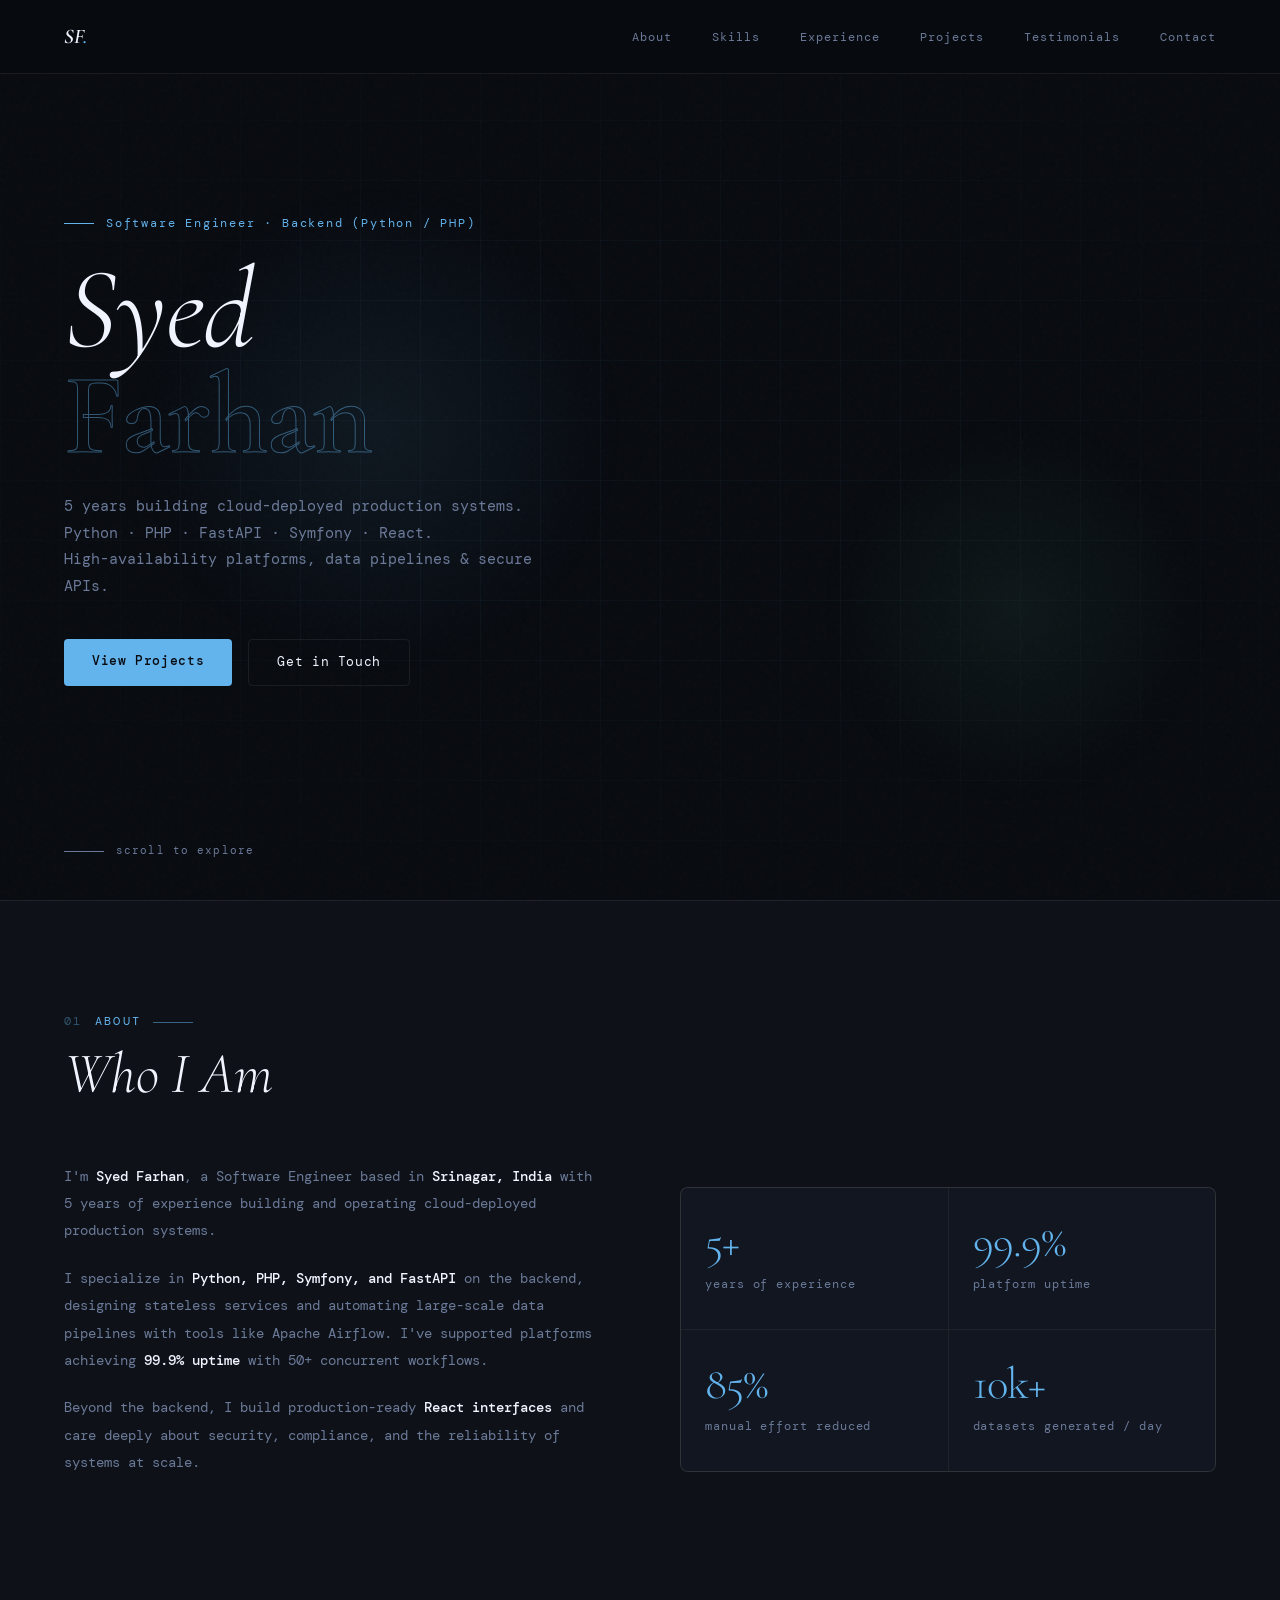
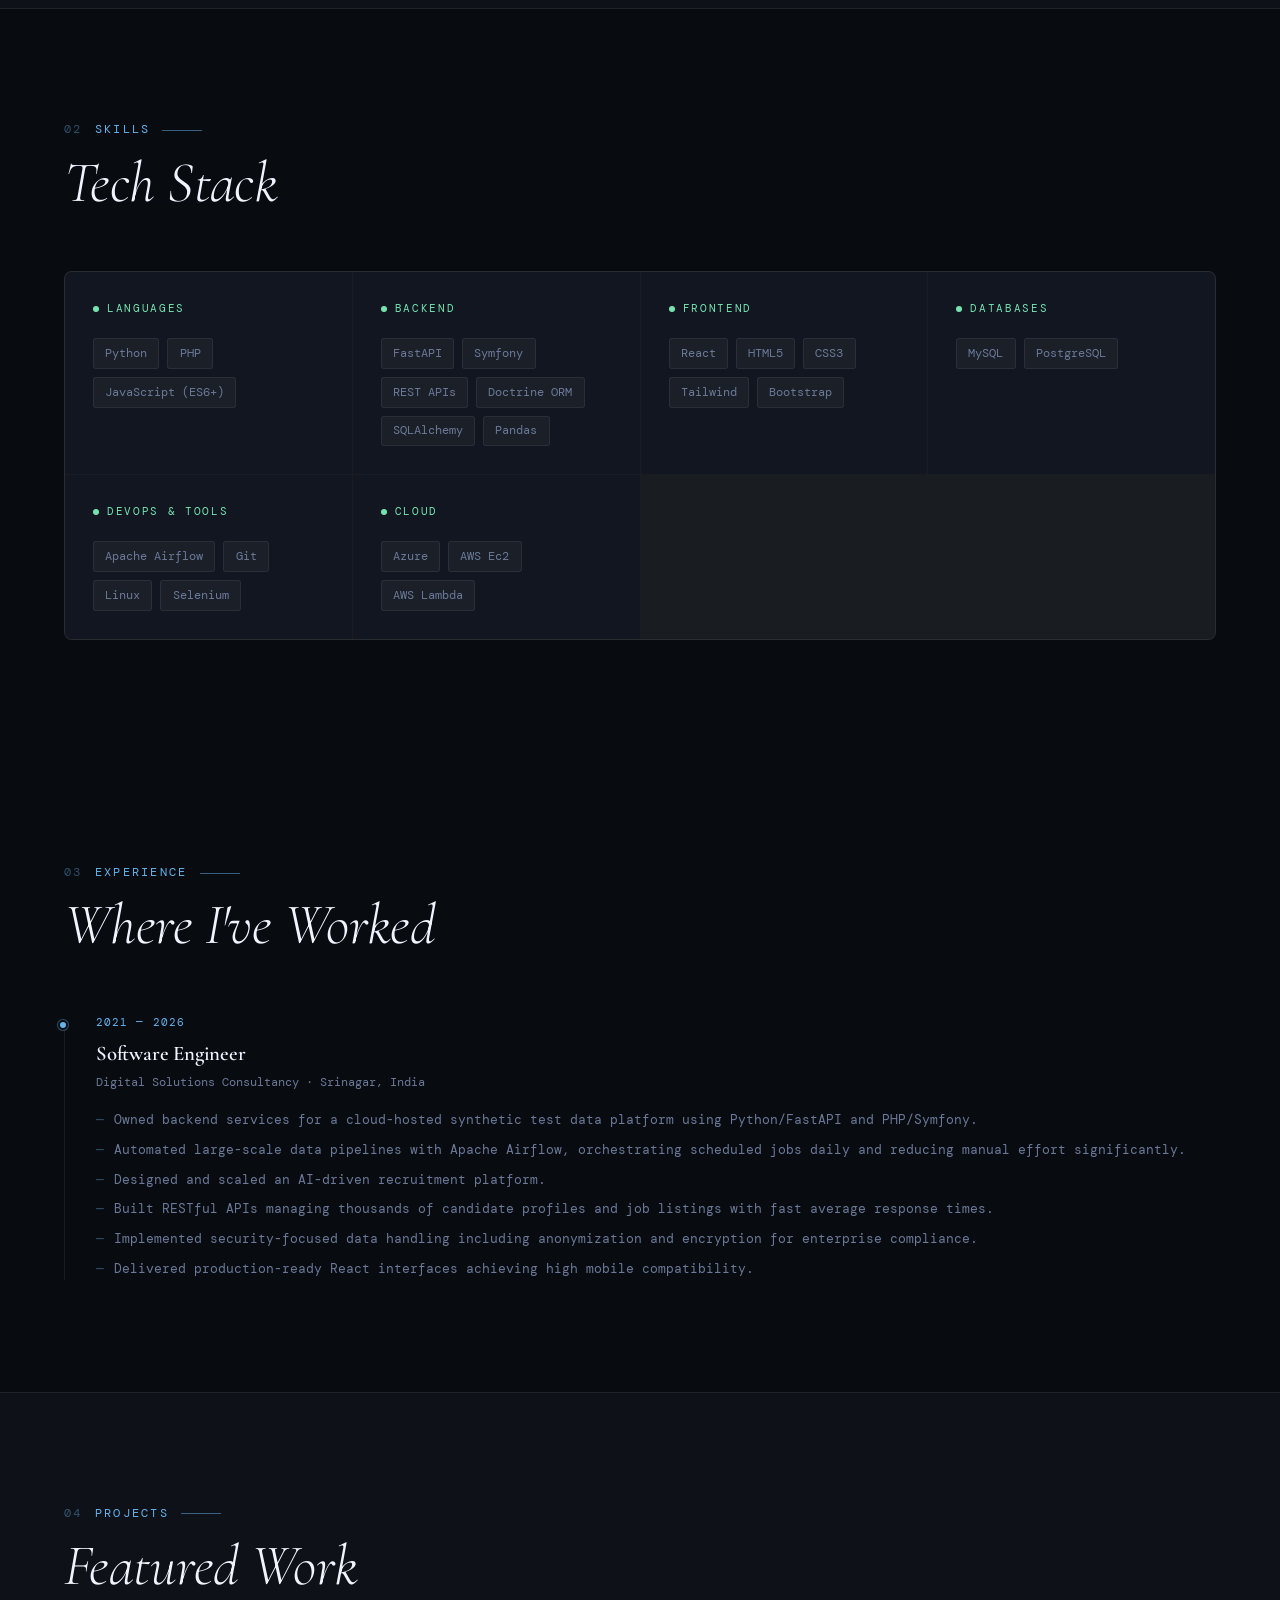
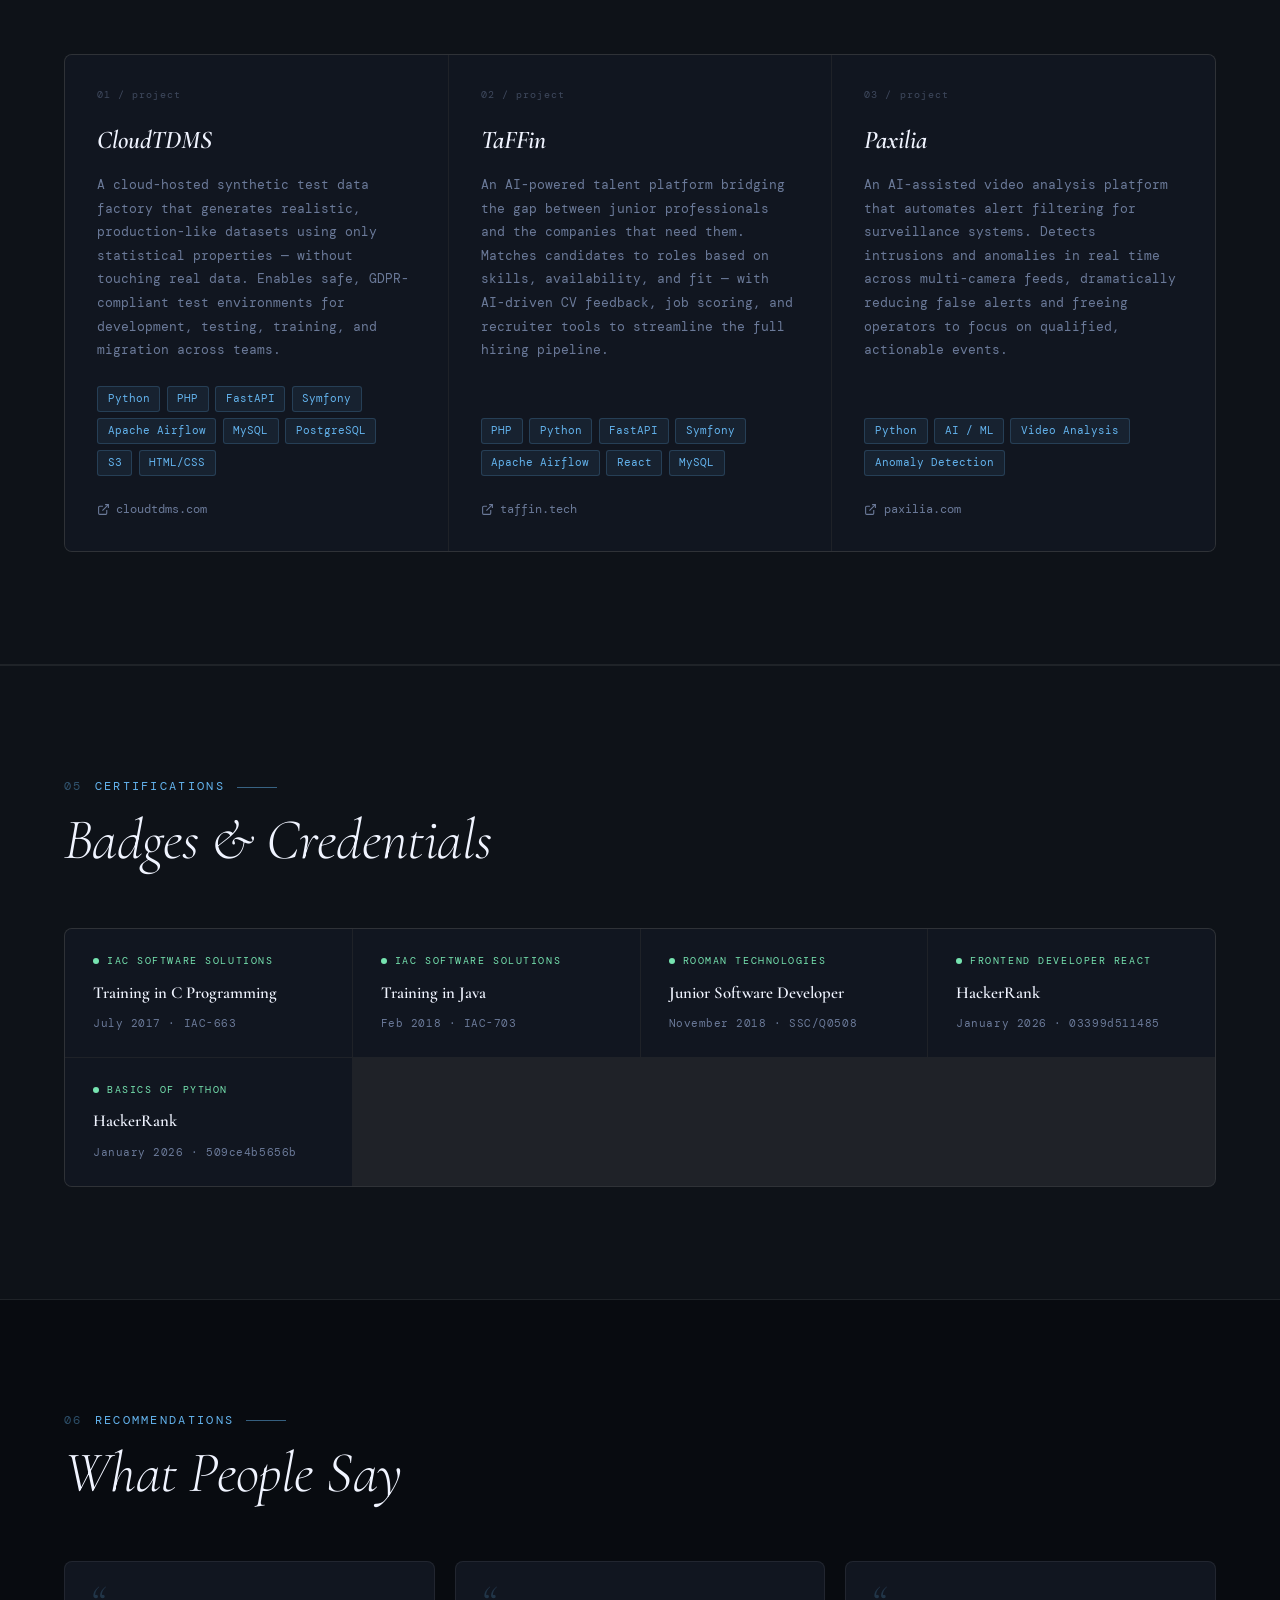
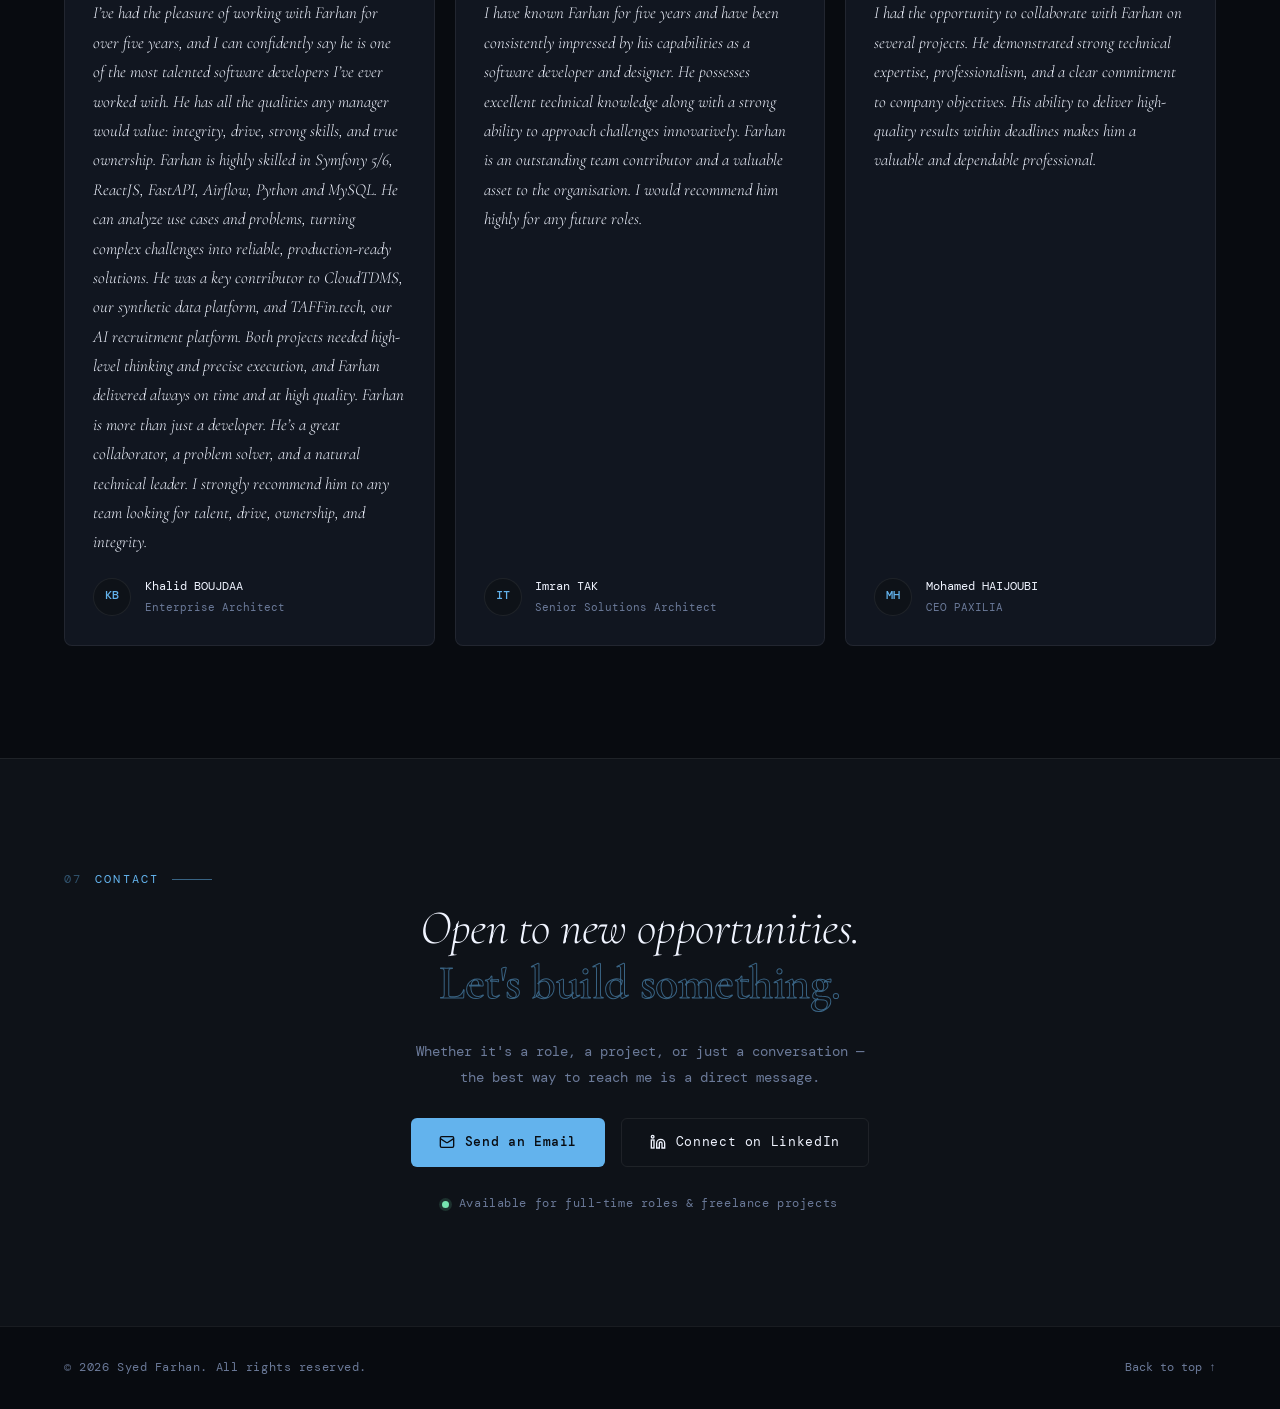
<file: index.html>
<!DOCTYPE html>
<html lang="en">
<head>
<meta charset="UTF-8" />
<meta name="viewport" content="width=device-width, initial-scale=1.0" />
<title>Syed Farhan — Software Engineer</title>
<link rel="preconnect" href="https://fonts.googleapis.com" />
<link rel="preconnect" href="https://fonts.gstatic.com" crossorigin />
<link href="https://fonts.googleapis.com/css2?family=Cormorant+Garamond:ital,wght@0,300;0,400;0,600;0,700;1,300;1,400&family=DM+Mono:ital,wght@0,300;0,400;0,500;1,300&display=swap" rel="stylesheet" />
<link rel="stylesheet" href="style.css">
</head>
<body>

<!-- NAV -->
<nav>
  <a href="#hero" class="nav-logo">SF<span>.</span></a>
  <ul class="nav-links">
    <li><a href="#about">About</a></li>
    <li><a href="#skills">Skills</a></li>
    <li><a href="#experience">Experience</a></li>
    <li><a href="#projects">Projects</a></li>
    <li><a href="#testimonials">Testimonials</a></li>
    <li><a href="#contact">Contact</a></li>
  </ul>
</nav>

<!-- HERO -->
<section id="hero">
  <div class="hero-grid-bg"></div>
  <div class="hero-glow"></div>
  <div class="hero-glow2"></div>
  <div class="hero-content">
    <div class="hero-tag">Software Engineer · Backend (Python / PHP)</div>
    <h1 class="hero-name">
      Syed<br>
      <span class="line2">Farhan</span>
    </h1>
    <p class="hero-desc">
      5 years building cloud-deployed production systems.<br>
      Python · PHP · FastAPI · Symfony · React.<br>
      High-availability platforms, data pipelines & secure APIs.
    </p>
    <div class="hero-ctas">
      <a href="#projects" class="btn-primary">View Projects</a>
      <a href="#contact" class="btn-ghost">Get in Touch</a>
    </div>
  </div>
  <div class="hero-scroll-hint">
    <span class="scroll-line"></span>
    scroll to explore
  </div>
</section>

<!-- ABOUT -->
<section id="about">
  <div class="section-label" data-num="01">About</div>
  <h2 class="section-title">Who I Am</h2>
  <div class="about-grid">
    <div class="about-text">
      <p>
        I'm <strong>Syed Farhan</strong>, a Software Engineer based in <strong>Srinagar, India</strong> with
        5 years of experience building and operating cloud-deployed production systems.
      </p>
      <p>
        I specialize in <strong>Python, PHP, Symfony, and FastAPI</strong> on the backend,
        designing stateless services and automating large-scale data pipelines with
        tools like Apache Airflow. I've supported platforms achieving <strong>99.9% uptime</strong>
        with 50+ concurrent workflows.
      </p>
      <p>
        Beyond the backend, I build production-ready <strong>React interfaces</strong> and care
        deeply about security, compliance, and the reliability of systems at scale.
      </p>
    </div>
    <div class="about-stats">
      <div class="stat-cell">
        <span class="stat-num">5+</span>
        <span class="stat-label">years of experience</span>
      </div>
      <div class="stat-cell">
        <span class="stat-num">99.9%</span>
        <span class="stat-label">platform uptime</span>
      </div>
      <div class="stat-cell">
        <span class="stat-num">85%</span>
        <span class="stat-label">manual effort reduced</span>
      </div>
      <div class="stat-cell">
        <span class="stat-num">10k+</span>
        <span class="stat-label">datasets generated / day</span>
      </div>
    </div>
  </div>
</section>

<!-- SKILLS -->
<section id="skills">
  <div class="section-label" data-num="02">Skills</div>
  <h2 class="section-title">Tech Stack</h2>
  <div class="skills-grid">
    <div class="skill-category">
      <div class="skill-category-name">Languages</div>
      <div class="skill-tags">
        <span class="skill-tag">Python</span>
        <span class="skill-tag">PHP</span>
        <span class="skill-tag">JavaScript (ES6+)</span>
      </div>
    </div>
    <div class="skill-category">
      <div class="skill-category-name">Backend</div>
      <div class="skill-tags">
        <span class="skill-tag">FastAPI</span>
        <span class="skill-tag">Symfony</span>
        <span class="skill-tag">REST APIs</span>
        <span class="skill-tag">Doctrine ORM</span>
        <span class="skill-tag">SQLAlchemy</span>
        <span class="skill-tag">Pandas</span>
      </div>
    </div>
    <div class="skill-category">
      <div class="skill-category-name">Frontend</div>
      <div class="skill-tags">
        <span class="skill-tag">React</span>
        <span class="skill-tag">HTML5</span>
        <span class="skill-tag">CSS3</span>
        <span class="skill-tag">Tailwind</span>
        <span class="skill-tag">Bootstrap</span>
      </div>
    </div>
    <div class="skill-category">
      <div class="skill-category-name">Databases</div>
      <div class="skill-tags">
        <span class="skill-tag">MySQL</span>
        <span class="skill-tag">PostgreSQL</span>
      </div>
    </div>
    <div class="skill-category">
      <div class="skill-category-name">DevOps & Tools</div>
      <div class="skill-tags">
        <span class="skill-tag">Apache Airflow</span>
        <span class="skill-tag">Git</span>
        <span class="skill-tag">Linux</span>
        <span class="skill-tag">Selenium</span>
      </div>
    </div>
    <div class="skill-category">
      <div class="skill-category-name">Cloud</div>
      <div class="skill-tags">
        <span class="skill-tag">Azure</span>
        <span class="skill-tag">AWS Ec2</span>
        <span class="skill-tag">AWS Lambda</span>
      </div>
    </div>
  </div>
</section>

<!-- EXPERIENCE -->
<section id="experience">
  <div class="section-label" data-num="03">Experience</div>
  <h2 class="section-title">Where I've Worked</h2>
  <div class="exp-timeline">

    <div class="exp-item">
      <div class="exp-dot"></div>
      <div class="exp-period">2021 — 2026</div>
      <div class="exp-role">Software Engineer</div>
      <div class="exp-company">Digital Solutions Consultancy · Srinagar, India</div>
      <ul class="exp-bullets">
        <li>Owned backend services for a cloud-hosted synthetic test data platform using Python/FastAPI and PHP/Symfony.</li>
        <li>Automated large-scale data pipelines with Apache Airflow, orchestrating scheduled jobs daily and reducing manual effort significantly.</li>
        <li>Designed and scaled an AI-driven recruitment platform.</li>
        <li>Built RESTful APIs managing thousands of candidate profiles and job listings with fast average response times.</li>
        <li>Implemented security-focused data handling including anonymization and encryption for enterprise compliance.</li>
        <li>Delivered production-ready React interfaces achieving high mobile compatibility.</li>
      </ul>
    </div>

  </div>
</section>

<!-- PROJECTS -->
<section id="projects">
  <div class="section-label" data-num="04">Projects</div>
  <h2 class="section-title">Featured Work</h2>
  <div class="projects-grid">

    <div class="project-card">
      <div class="project-num">01 / project</div>
      <div class="project-title">CloudTDMS</div>
      <p class="project-desc">
        A cloud-hosted synthetic test data factory that generates realistic,
        production-like datasets using only statistical properties — without
        touching real data. Enables safe, GDPR-compliant test environments
        for development, testing, training, and migration across teams.
      </p>
      <div class="project-tech">
        <span class="tech-tag">Python</span>
        <span class="tech-tag">PHP</span>
        <span class="tech-tag">FastAPI</span>
        <span class="tech-tag">Symfony</span>
        <span class="tech-tag">Apache Airflow</span>
        <span class="tech-tag">MySQL</span>
        <span class="tech-tag">PostgreSQL</span>
        <span class="tech-tag">S3</span>
        <span class="tech-tag">HTML/CSS</span>
      </div>
      <div class="project-links">
        <a href="https://cloudtdms.com" class="project-link" target="_blank">
          <svg viewBox="0 0 24 24" fill="none" stroke="currentColor" stroke-width="2"><path d="M18 13v6a2 2 0 0 1-2 2H5a2 2 0 0 1-2-2V8a2 2 0 0 1 2-2h6"/><polyline points="15 3 21 3 21 9"/><line x1="10" y1="14" x2="21" y2="3"/></svg>
          cloudtdms.com
        </a>
      </div>
    </div>

    <div class="project-card">
      <div class="project-num">02 / project</div>
      <div class="project-title">TaFFin</div>
      <p class="project-desc">
        An AI-powered talent platform bridging the gap between junior professionals
        and the companies that need them. Matches candidates to roles based on skills,
        availability, and fit — with AI-driven CV feedback, job scoring, and
        recruiter tools to streamline the full hiring pipeline.
      </p>
      <div class="project-tech">
        <span class="tech-tag">PHP</span>
        <span class="tech-tag">Python</span>
        <span class="tech-tag">FastAPI</span>
        <span class="tech-tag">Symfony</span>
        <span class="tech-tag">Apache Airflow</span>
        <span class="tech-tag">React</span>
        <span class="tech-tag">MySQL</span>
      </div>
      <div class="project-links">
        <a href="https://taffin.tech" class="project-link" target="_blank">
          <svg viewBox="0 0 24 24" fill="none" stroke="currentColor" stroke-width="2"><path d="M18 13v6a2 2 0 0 1-2 2H5a2 2 0 0 1-2-2V8a2 2 0 0 1 2-2h6"/><polyline points="15 3 21 3 21 9"/><line x1="10" y1="14" x2="21" y2="3"/></svg>
          taffin.tech
        </a>
      </div>
    </div>

    <div class="project-card">
      <div class="project-num">03 / project</div>
      <div class="project-title">Paxilia</div>
      <p class="project-desc">
        An AI-assisted video analysis platform that automates alert filtering
        for surveillance systems. Detects intrusions and anomalies in real time
        across multi-camera feeds, dramatically reducing false alerts and freeing
        operators to focus on qualified, actionable events.
      </p>
      <div class="project-tech">
        <span class="tech-tag">Python</span>
        <span class="tech-tag">AI / ML</span>
        <span class="tech-tag">Video Analysis</span>
        <span class="tech-tag">Anomaly Detection</span>
      </div>
      <div class="project-links">
        <a href="https://paxilia.com" class="project-link" target="_blank">
          <svg viewBox="0 0 24 24" fill="none" stroke="currentColor" stroke-width="2"><path d="M18 13v6a2 2 0 0 1-2 2H5a2 2 0 0 1-2-2V8a2 2 0 0 1 2-2h6"/><polyline points="15 3 21 3 21 9"/><line x1="10" y1="14" x2="21" y2="3"/></svg>
          paxilia.com
        </a>
      </div>
    </div>

  </div>
</section>


<!-- CERTIFICATIONS -->
<section id="certifications">
  <div class="section-label" data-num="05">Certifications</div>
  <h2 class="section-title">Badges & Credentials</h2>
  <div class="certs-grid">
    <div class="cert-card">
      <div class="cert-issuer">IAC Software Solutions</div>
      <div class="cert-name">Training in C Programming</div>
      <div class="cert-date">July 2017 · IAC-663</div>
    </div>
    <div class="cert-card">
      <div class="cert-issuer">IAC Software Solutions</div>
      <div class="cert-name">Training in Java</div>
      <div class="cert-date">Feb 2018 · IAC-703</div>
    </div>
    <div class="cert-card">
      <div class="cert-issuer">Rooman Technologies</div>
      <div class="cert-name">Junior Software Developer</div>
      <div class="cert-date">November 2018 · SSC/Q0508</div>
    </div>
    <div class="cert-card">
      <div class="cert-issuer">Frontend Developer React</div>
      <div class="cert-name">HackerRank</div>
      <div class="cert-date">January 2026 · 03399d511485</div>
    </div>
    <div class="cert-card">
      <div class="cert-issuer">Basics of Python</div>
      <div class="cert-name">HackerRank</div>
      <div class="cert-date">January 2026 · 509ce4b5656b</div>
    </div>

  </div>
</section>

<!-- TESTIMONIALS -->
<section id="testimonials">
  <div class="section-label" data-num="06">Recommendations</div>
  <h2 class="section-title">What People Say</h2>
  <div class="testi-grid">
    <div class="testi-card">
      <p class="testi-quote">
        I’ve had the pleasure of working with Farhan for over five years, and I can confidently say he is one of the most talented software developers I’ve ever worked with. He has all the qualities any manager would value: integrity, drive, strong skills, and true ownership. Farhan is highly skilled in Symfony 5/6, ReactJS, FastAPI, Airflow, Python and MySQL. He can analyze use cases and problems, turning complex challenges into reliable, production-ready solutions. He was a key contributor to CloudTDMS, our synthetic data platform, and TAFFin.tech, our AI recruitment platform. Both projects needed high-level thinking and precise execution, and Farhan delivered always on time and at high quality. Farhan is more than just a developer. He’s a great collaborator, a problem solver, and a natural technical leader. I strongly recommend him to any team looking for talent, drive, ownership, and integrity.
      </p>
      <div class="testi-author">
        <div class="testi-avatar">KB</div>
        <div>
          <div class="testi-name">Khalid BOUJDAA</div>
          <div class="testi-role">Enterprise Architect</div>
        </div>
      </div>
    </div>
    <div class="testi-card">
      <p class="testi-quote">
        I have known Farhan for five years and have been consistently impressed by his capabilities as a software developer and designer. He possesses excellent technical knowledge along with a strong ability to approach challenges innovatively. Farhan is an outstanding team contributor and a valuable asset to the organisation. I would recommend him highly for any future roles.
      </p>
      <div class="testi-author">
        <div class="testi-avatar">IT</div>
        <div>
          <div class="testi-name">Imran TAK</div>
          <div class="testi-role">Senior Solutions Architect</div>
        </div>
      </div>
    </div>
    <div class="testi-card">
      <p class="testi-quote">
        I had the opportunity to collaborate with Farhan on several projects. He demonstrated strong technical expertise, professionalism, and a clear commitment to company objectives. His ability to deliver high-quality results within deadlines makes him a valuable and dependable professional.
      </p>
      <div class="testi-author">
        <div class="testi-avatar">MH</div>
        <div>
          <div class="testi-name">Mohamed HAIJOUBI</div>
          <div class="testi-role">CEO PAXILIA</div>
        </div>
      </div>
    </div>
  </div>
</section>

<!-- CONTACT -->
<section id="contact">
  <div class="section-label" data-num="07">Contact</div>
  <div class="contact-cta">
    <h2 class="contact-heading">Open to new opportunities.<br><span>Let's build something.</span></h2>
    <p class="contact-sub">
      Whether it's a role, a project, or just a conversation —<br>the best way to reach me is a direct message.
    </p>
    <div class="contact-actions">
      <a href="mailto:saeedfarhan129@gmail.com" class="contact-btn-primary">
        <svg viewBox="0 0 24 24" fill="none" stroke="currentColor" stroke-width="2" width="16" height="16"><rect x="2" y="4" width="20" height="16" rx="2"/><path d="m22 7-8.97 5.7a1.94 1.94 0 0 1-2.06 0L2 7"/></svg>
        Send an Email
      </a>
      <a href="https://linkedin.com/in/syed-farhan" target="_blank" class="contact-btn-ghost">
        <svg viewBox="0 0 24 24" fill="none" stroke="currentColor" stroke-width="2" width="16" height="16"><path d="M16 8a6 6 0 0 1 6 6v7h-4v-7a2 2 0 0 0-2-2 2 2 0 0 0-2 2v7h-4v-7a6 6 0 0 1 6-6z"/><rect x="2" y="9" width="4" height="12"/><circle cx="4" cy="4" r="2"/></svg>
        Connect on LinkedIn
      </a>
    </div>
    <div class="contact-availability">
      <span class="avail-dot"></span>
      <span>Available for full-time roles & freelance projects</span>
    </div>
  </div>
</section>



<!-- FOOTER -->
<footer>
  <span class="footer-copy">© 2026 Syed Farhan. All rights reserved.</span>
  <a href="#hero" class="footer-back">Back to top ↑</a>
</footer>

</body>
</html>
</file>
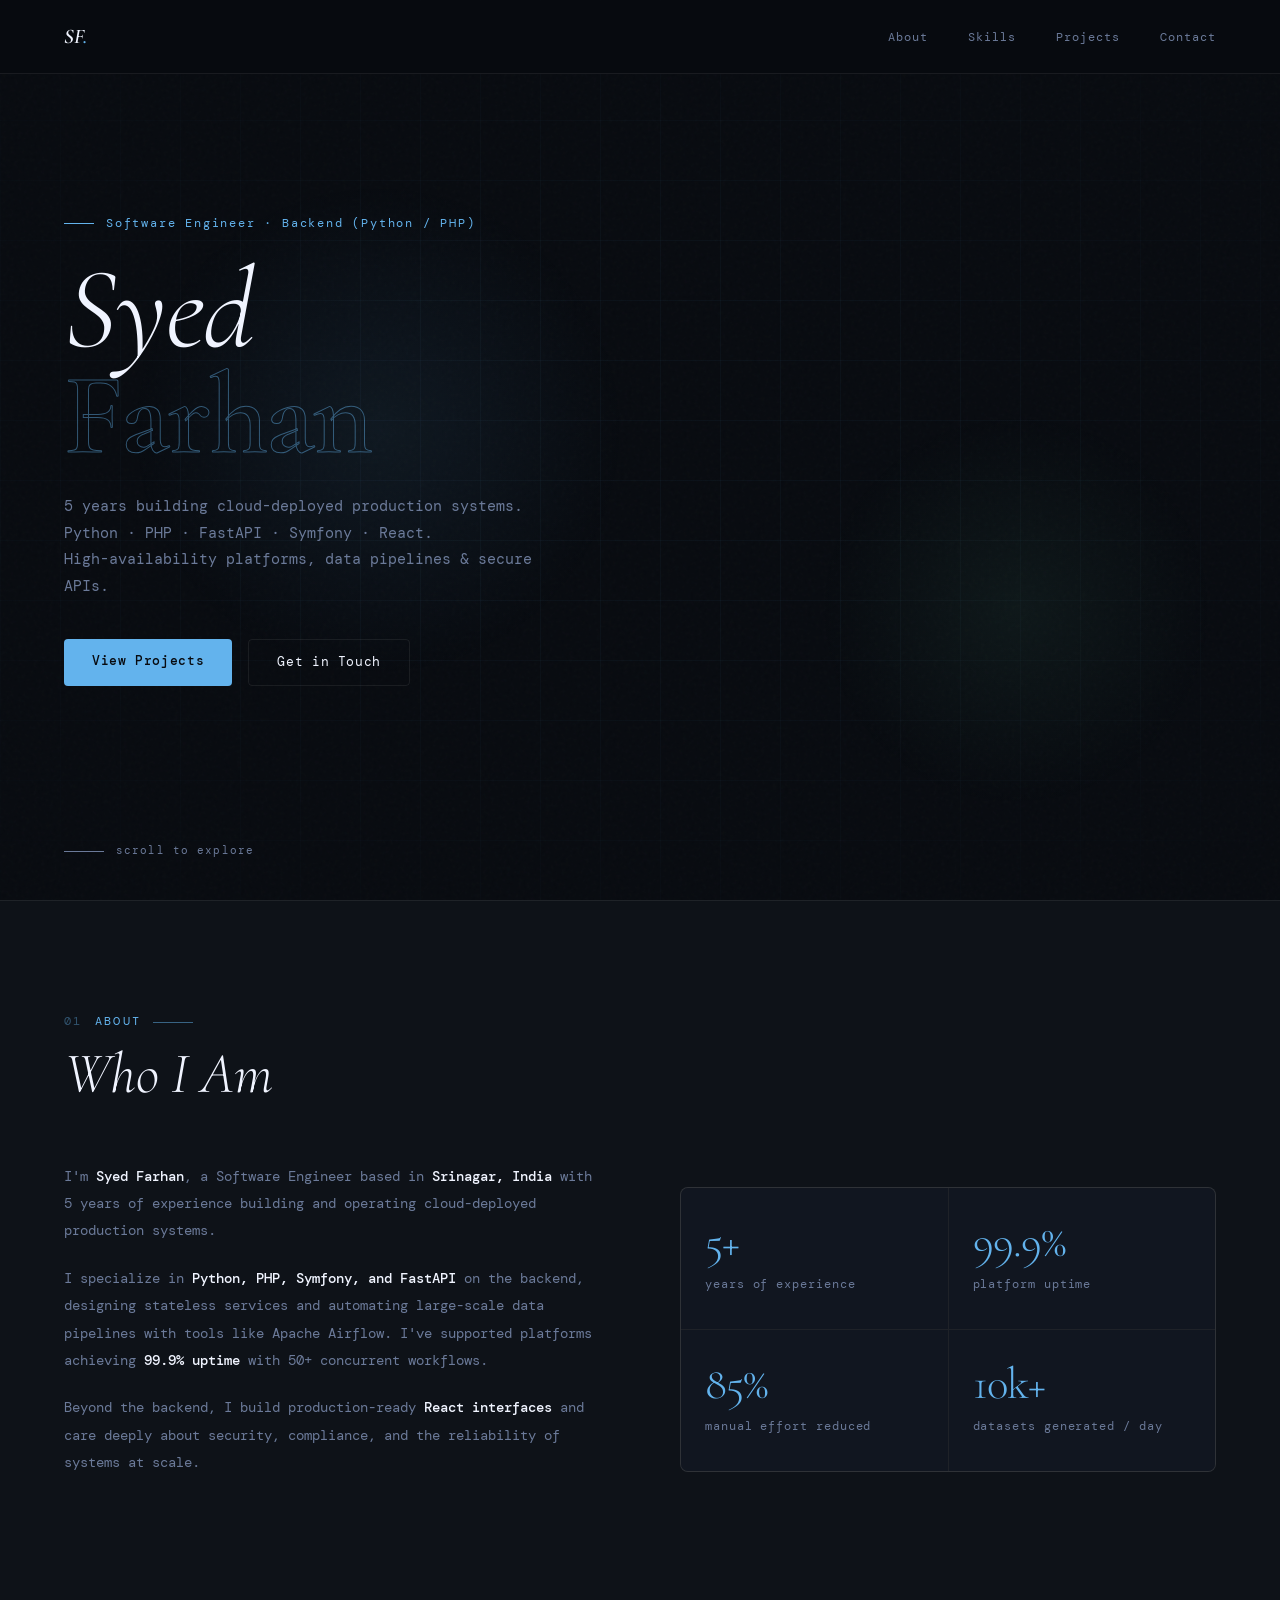
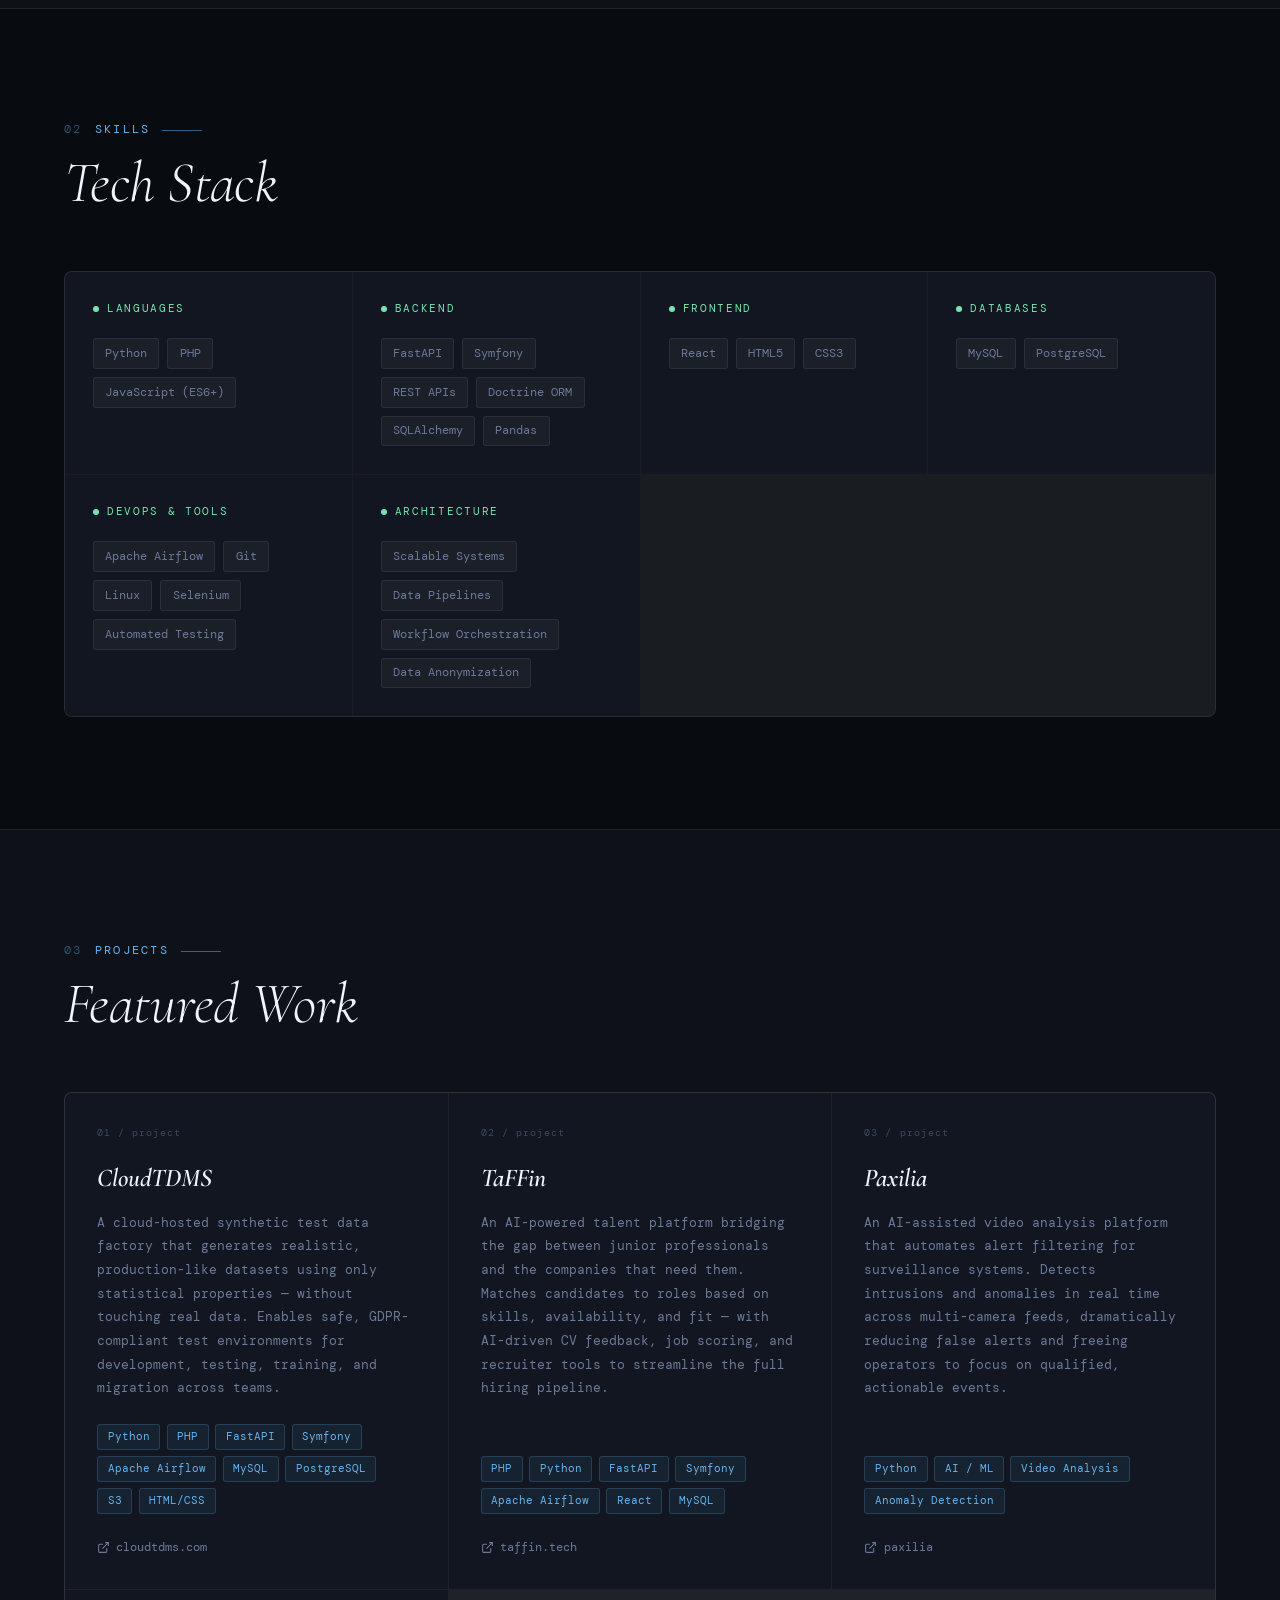
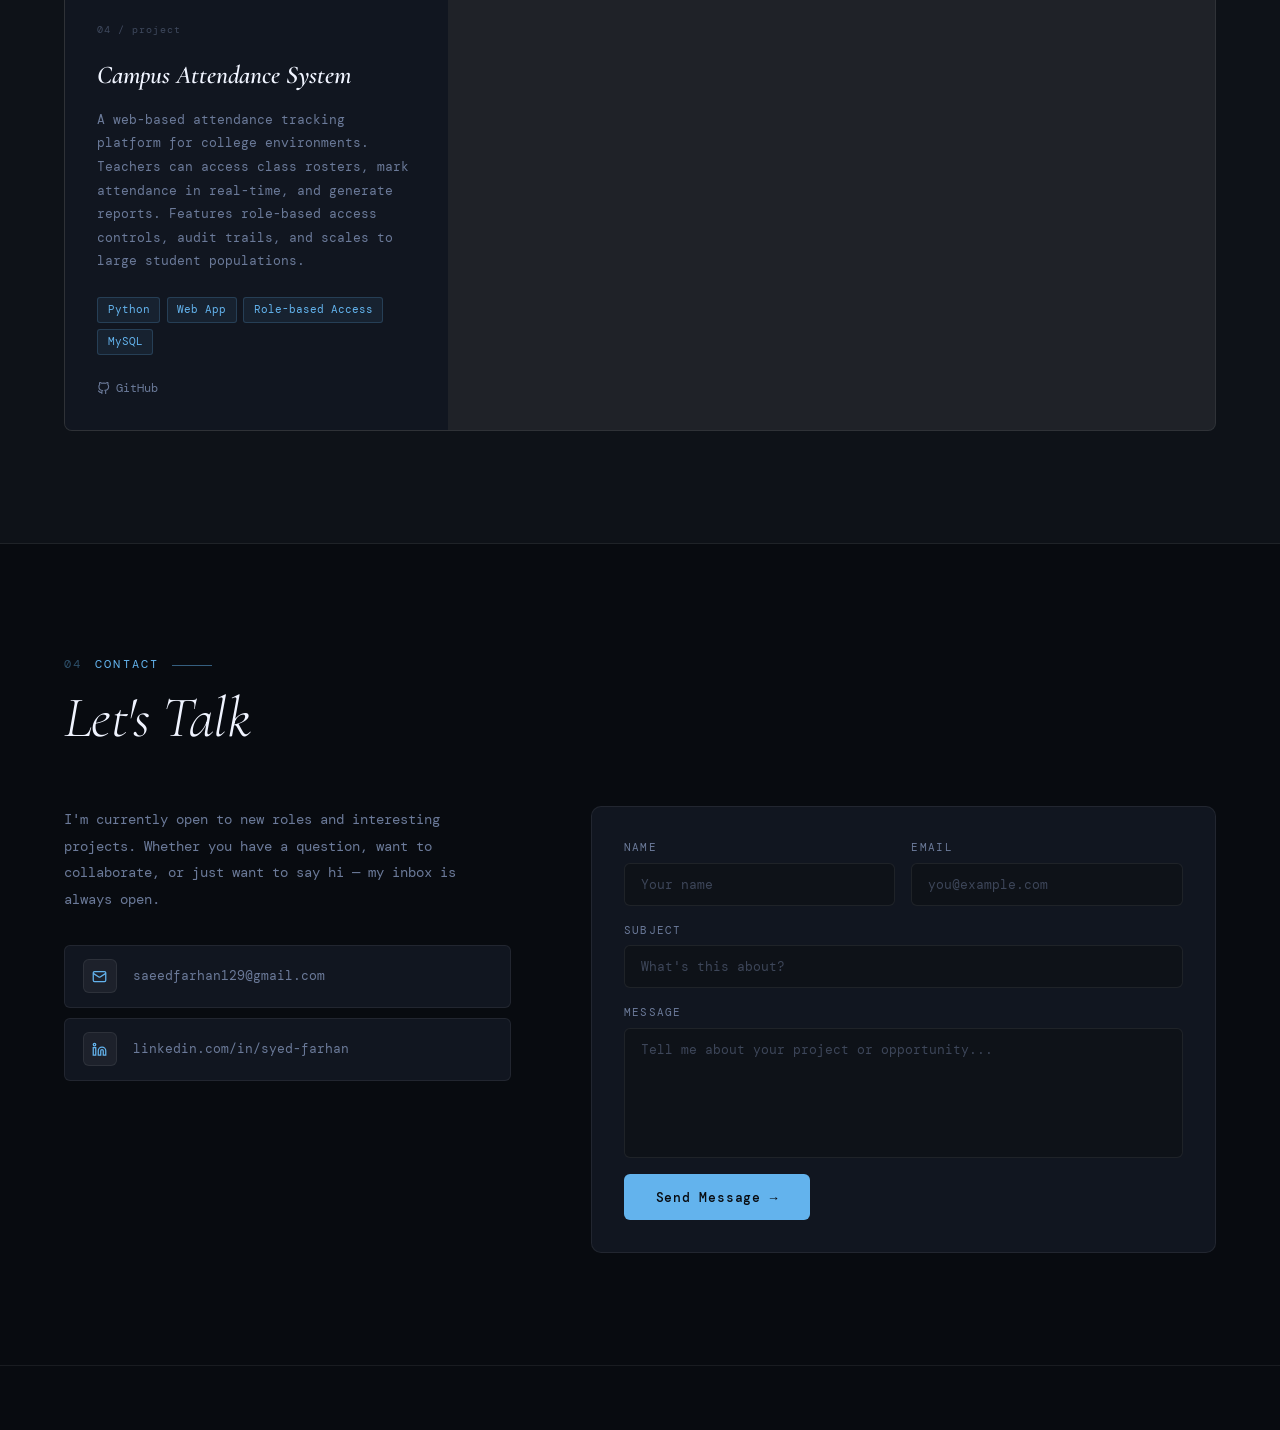
<file: portfolio.html>
<!DOCTYPE html>
<html lang="en">
<head>
<meta charset="UTF-8" />
<meta name="viewport" content="width=device-width, initial-scale=1.0" />
<title>Syed Farhan — Software Engineer</title>
<link rel="preconnect" href="https://fonts.googleapis.com" />
<link rel="preconnect" href="https://fonts.gstatic.com" crossorigin />
<link href="https://fonts.googleapis.com/css2?family=Cormorant+Garamond:ital,wght@0,300;0,400;0,600;0,700;1,300;1,400&family=DM+Mono:ital,wght@0,300;0,400;0,500;1,300&display=swap" rel="stylesheet" />
<style>
  *, *::before, *::after { box-sizing: border-box; margin: 0; padding: 0; }

  :root {
    --bg: #080B10;
    --bg2: #0E1218;
    --bg3: #141920;
    --card: #111620;
    --border: rgba(255,255,255,0.07);
    --border-glow: rgba(99,179,237,0.25);
    --text: #F0F4FF;
    --muted: #6B7A99;
    --accent: #63B3ED;
    --accent2: #76E4B0;
    --accent3: #F6AD55;
    --font-display: 'Cormorant Garamond', serif;
    --font-mono: 'DM Mono', monospace;
  }

  html { scroll-behavior: smooth; }

  body {
    background: var(--bg);
    color: var(--text);
    font-family: var(--font-display);
    overflow-x: hidden;
    line-height: 1.6;
  }

  /* NOISE OVERLAY */
  body::before {
    content: '';
    position: fixed;
    inset: 0;
    background-image: url("data:image/svg+xml,%3Csvg viewBox='0 0 256 256' xmlns='http://www.w3.org/2000/svg'%3E%3Cfilter id='noise'%3E%3CfeTurbulence type='fractalNoise' baseFrequency='0.9' numOctaves='4' stitchTiles='stitch'/%3E%3C/filter%3E%3Crect width='100%25' height='100%25' filter='url(%23noise)' opacity='0.035'/%3E%3C/svg%3E");
    pointer-events: none;
    z-index: 0;
    opacity: 0.6;
  }

  /* NAV */
  nav {
    position: fixed;
    top: 0; left: 0; right: 0;
    z-index: 100;
    display: flex;
    justify-content: space-between;
    align-items: center;
    padding: 1.25rem 4rem;
    background: rgba(8,11,16,0.85);
    backdrop-filter: blur(16px);
    border-bottom: 1px solid var(--border);
  }

  .nav-logo {
    font-family: 'Cormorant Garamond', serif;
    font-size: 1.3rem;
    font-weight: 600;
    font-style: italic;
    letter-spacing: 0.01em;
    color: var(--text);
    text-decoration: none;
  }

  .nav-logo span { color: var(--accent); }

  .nav-links {
    display: flex;
    gap: 2.5rem;
    list-style: none;
  }

  .nav-links a {
    font-family: var(--font-mono);
    font-size: 0.78rem;
    color: var(--muted);
    text-decoration: none;
    letter-spacing: 0.08em;
    transition: color 0.2s;
  }

  .nav-links a:hover { color: var(--accent); }

  /* HERO */
  #hero {
    min-height: 100vh;
    display: flex;
    align-items: center;
    padding: 0 4rem;
    position: relative;
    overflow: hidden;
  }

  .hero-grid-bg {
    position: absolute;
    inset: 0;
    background-image:
      linear-gradient(rgba(99,179,237,0.04) 1px, transparent 1px),
      linear-gradient(90deg, rgba(99,179,237,0.04) 1px, transparent 1px);
    background-size: 60px 60px;
    mask-image: radial-gradient(ellipse 80% 70% at 50% 50%, black 30%, transparent 100%);
  }

  .hero-glow {
    position: absolute;
    top: 20%; left: 10%;
    width: 500px; height: 500px;
    background: radial-gradient(circle, rgba(99,179,237,0.08) 0%, transparent 70%);
    pointer-events: none;
  }

  .hero-glow2 {
    position: absolute;
    bottom: 10%; right: 5%;
    width: 400px; height: 400px;
    background: radial-gradient(circle, rgba(118,228,176,0.06) 0%, transparent 70%);
    pointer-events: none;
  }

  .hero-content {
    position: relative;
    z-index: 1;
    max-width: 800px;
  }

  .hero-tag {
    font-family: var(--font-mono);
    font-size: 0.75rem;
    color: var(--accent);
    letter-spacing: 0.15em;
    margin-bottom: 1.5rem;
    display: flex;
    align-items: center;
    gap: 0.75rem;
    opacity: 0;
    animation: fadeUp 0.7s 0.1s forwards;
  }

  .hero-tag::before {
    content: '';
    width: 30px; height: 1px;
    background: var(--accent);
  }

  h1.hero-name {
    font-size: clamp(4rem, 9vw, 8.5rem);
    font-weight: 300;
    font-style: italic;
    line-height: 0.92;
    letter-spacing: -0.01em;
    margin-bottom: 1.5rem;
    opacity: 0;
    animation: fadeUp 0.7s 0.25s forwards;
  }

  h1.hero-name .line2 {
    color: transparent;
    -webkit-text-stroke: 1px rgba(99,179,237,0.45);
    font-style: normal;
    font-weight: 600;
  }

  .hero-desc {
    font-family: var(--font-mono);
    font-size: 0.92rem;
    color: var(--muted);
    max-width: 480px;
    line-height: 1.8;
    margin-bottom: 2.5rem;
    opacity: 0;
    animation: fadeUp 0.7s 0.4s forwards;
  }

  .hero-ctas {
    display: flex;
    gap: 1rem;
    flex-wrap: wrap;
    opacity: 0;
    animation: fadeUp 0.7s 0.55s forwards;
  }

  .btn-primary {
    padding: 0.75rem 1.75rem;
    background: var(--accent);
    color: #080B10;
    font-family: var(--font-mono);
    font-size: 0.8rem;
    font-weight: 500;
    letter-spacing: 0.05em;
    text-decoration: none;
    border-radius: 4px;
    transition: opacity 0.2s, transform 0.2s;
  }

  .btn-primary:hover { opacity: 0.88; transform: translateY(-2px); }

  .btn-ghost {
    padding: 0.75rem 1.75rem;
    background: transparent;
    color: var(--text);
    font-family: var(--font-mono);
    font-size: 0.8rem;
    font-weight: 400;
    letter-spacing: 0.05em;
    text-decoration: none;
    border: 1px solid var(--border);
    border-radius: 4px;
    transition: border-color 0.2s, transform 0.2s;
  }

  .btn-ghost:hover { border-color: var(--accent); transform: translateY(-2px); }

  .hero-scroll-hint {
    position: absolute;
    bottom: 2.5rem; left: 4rem;
    font-family: var(--font-mono);
    font-size: 0.7rem;
    color: var(--muted);
    letter-spacing: 0.1em;
    display: flex;
    align-items: center;
    gap: 0.75rem;
    opacity: 0;
    animation: fadeUp 0.7s 0.9s forwards;
  }

  .scroll-line {
    width: 40px; height: 1px;
    background: var(--muted);
    position: relative;
    overflow: hidden;
  }

  .scroll-line::after {
    content: '';
    position: absolute;
    top: 0; left: -100%;
    width: 100%; height: 100%;
    background: var(--accent);
    animation: scrollAnim 2s 1.5s infinite;
  }

  /* SECTIONS */
  section {
    padding: 7rem 4rem;
    position: relative;
  }

  .section-label {
    font-family: var(--font-mono);
    font-size: 0.72rem;
    color: var(--accent);
    letter-spacing: 0.2em;
    text-transform: uppercase;
    margin-bottom: 0.75rem;
    display: flex;
    align-items: center;
    gap: 0.75rem;
  }

  .section-label::before {
    content: attr(data-num);
    opacity: 0.4;
  }

  .section-label::after {
    content: '';
    flex: 1;
    max-width: 40px;
    height: 1px;
    background: var(--accent);
    opacity: 0.5;
  }

  h2.section-title {
    font-size: clamp(2.2rem, 4.5vw, 3.8rem);
    font-weight: 300;
    font-style: italic;
    letter-spacing: -0.01em;
    margin-bottom: 3.5rem;
    line-height: 1.1;
  }

  /* ABOUT */
  #about {
    background: var(--bg2);
    border-top: 1px solid var(--border);
    border-bottom: 1px solid var(--border);
  }

  .about-grid {
    display: grid;
    grid-template-columns: 1fr 1fr;
    gap: 5rem;
    align-items: center;
  }

  .about-text p {
    font-family: var(--font-mono);
    font-size: 0.9rem;
    color: var(--muted);
    line-height: 1.9;
    margin-bottom: 1.25rem;
  }

  .about-text p strong { color: var(--text); font-weight: 500; }

  .about-stats {
    display: grid;
    grid-template-columns: 1fr 1fr;
    gap: 1px;
    background: var(--border);
    border: 1px solid var(--border);
    border-radius: 8px;
    overflow: hidden;
  }

  .stat-cell {
    background: var(--card);
    padding: 2rem 1.5rem;
    transition: background 0.2s;
  }

  .stat-cell:hover { background: var(--bg3); }

  .stat-num {
    font-family: 'Cormorant Garamond', serif;
    font-size: 2.8rem;
    font-weight: 300;
    letter-spacing: -0.02em;
    color: var(--accent);
    display: block;
    line-height: 1;
    margin-bottom: 0.4rem;
  }

  .stat-label {
    font-family: var(--font-mono);
    font-size: 0.72rem;
    color: var(--muted);
    letter-spacing: 0.08em;
  }

  /* SKILLS */
  #skills { background: var(--bg); }

  .skills-grid {
    display: grid;
    grid-template-columns: repeat(auto-fit, minmax(240px, 1fr));
    gap: 1px;
    background: var(--border);
    border: 1px solid var(--border);
    border-radius: 8px;
    overflow: hidden;
  }

  .skill-category {
    background: var(--card);
    padding: 1.75rem;
    transition: background 0.2s;
  }

  .skill-category:hover { background: var(--bg3); }

  .skill-category-name {
    font-family: var(--font-mono);
    font-size: 0.7rem;
    color: var(--accent2);
    letter-spacing: 0.15em;
    text-transform: uppercase;
    margin-bottom: 1.25rem;
    display: flex;
    align-items: center;
    gap: 0.5rem;
  }

  .skill-category-name::before {
    content: '';
    width: 6px; height: 6px;
    background: var(--accent2);
    border-radius: 50%;
  }

  .skill-tags {
    display: flex;
    flex-wrap: wrap;
    gap: 0.5rem;
  }

  .skill-tag {
    font-family: var(--font-mono);
    font-size: 0.75rem;
    color: var(--muted);
    background: rgba(255,255,255,0.04);
    border: 1px solid var(--border);
    padding: 0.3rem 0.7rem;
    border-radius: 3px;
    transition: color 0.2s, border-color 0.2s;
  }

  .skill-tag:hover { color: var(--text); border-color: rgba(255,255,255,0.15); }

  /* PROJECTS */
  #projects {
    background: var(--bg2);
    border-top: 1px solid var(--border);
    border-bottom: 1px solid var(--border);
  }

  .projects-grid {
    display: grid;
    grid-template-columns: repeat(auto-fit, minmax(320px, 1fr));
    gap: 1px;
    background: var(--border);
    border: 1px solid var(--border);
    border-radius: 8px;
    overflow: hidden;
  }

  .project-card {
    background: var(--card);
    padding: 2rem;
    position: relative;
    transition: background 0.25s;
    overflow: hidden;
    display: flex;
    flex-direction: column;
  }

  .project-card::before {
    content: '';
    position: absolute;
    top: 0; left: 0; right: 0;
    height: 2px;
    background: linear-gradient(90deg, var(--accent), var(--accent2));
    opacity: 0;
    transition: opacity 0.25s;
  }

  .project-card:hover { background: var(--bg3); }
  .project-card:hover::before { opacity: 1; }

  .project-num {
    font-family: var(--font-mono);
    font-size: 0.65rem;
    color: var(--muted);
    letter-spacing: 0.1em;
    margin-bottom: 1rem;
    opacity: 0.5;
  }

  .project-title {
    font-family: 'Cormorant Garamond', serif;
    font-size: 1.6rem;
    font-weight: 600;
    font-style: italic;
    letter-spacing: 0;
    margin-bottom: 0.75rem;
    color: var(--text);
  }

  .project-desc {
    font-family: var(--font-mono);
    font-size: 0.82rem;
    color: var(--muted);
    line-height: 1.8;
    margin-bottom: 1.5rem;
    flex: 1;
  }

  .project-tech {
    display: flex;
    flex-wrap: wrap;
    gap: 0.4rem;
    margin-bottom: 1.5rem;
  }

  .tech-tag {
    font-family: var(--font-mono);
    font-size: 0.68rem;
    color: var(--accent);
    background: rgba(99,179,237,0.08);
    border: 1px solid rgba(99,179,237,0.2);
    padding: 0.2rem 0.6rem;
    border-radius: 3px;
  }

  .project-links {
    display: flex;
    gap: 1rem;
  }

  .project-link {
    font-family: var(--font-mono);
    font-size: 0.75rem;
    color: var(--muted);
    text-decoration: none;
    display: flex;
    align-items: center;
    gap: 0.4rem;
    transition: color 0.2s;
  }

  .project-link:hover { color: var(--accent); }

  .project-link svg { width: 13px; height: 13px; }

  /* CONTACT */
  #contact { background: var(--bg); }

  .contact-inner {
    display: grid;
    grid-template-columns: 1fr 1.4fr;
    gap: 5rem;
    align-items: start;
  }

  .contact-left p {
    font-family: var(--font-mono);
    font-size: 0.88rem;
    color: var(--muted);
    line-height: 1.9;
    margin-bottom: 2rem;
  }

  .contact-links {
    display: flex;
    flex-direction: column;
    gap: 0.6rem;
  }

  .contact-link {
    display: flex;
    align-items: center;
    gap: 1rem;
    font-family: var(--font-mono);
    font-size: 0.8rem;
    color: var(--muted);
    text-decoration: none;
    padding: 0.85rem 1.1rem;
    border: 1px solid var(--border);
    border-radius: 6px;
    background: var(--card);
    transition: color 0.2s, border-color 0.2s, background 0.2s;
  }

  .contact-link:hover {
    color: var(--text);
    border-color: rgba(99,179,237,0.3);
    background: rgba(99,179,237,0.05);
  }

  .contact-link-icon {
    width: 34px; height: 34px;
    background: rgba(255,255,255,0.05);
    border-radius: 6px;
    display: flex;
    align-items: center;
    justify-content: center;
    flex-shrink: 0;
    border: 1px solid var(--border);
  }

  .contact-link-icon svg { width: 15px; height: 15px; stroke: var(--accent); }

  .contact-form {
    display: flex;
    flex-direction: column;
    gap: 1rem;
    background: var(--card);
    border: 1px solid var(--border);
    border-radius: 10px;
    padding: 2rem;
  }

  .form-row {
    display: grid;
    grid-template-columns: 1fr 1fr;
    gap: 1rem;
  }

  .form-group {
    display: flex;
    flex-direction: column;
    gap: 0.4rem;
  }

  .form-label {
    font-family: var(--font-mono);
    font-size: 0.68rem;
    color: var(--muted);
    letter-spacing: 0.12em;
    text-transform: uppercase;
  }

  .form-input, .form-textarea {
    background: var(--bg2);
    border: 1px solid var(--border);
    border-radius: 6px;
    padding: 0.75rem 1rem;
    color: var(--text);
    font-family: var(--font-mono);
    font-size: 0.83rem;
    outline: none;
    transition: border-color 0.2s, background 0.2s;
    resize: none;
  }

  .form-input::placeholder, .form-textarea::placeholder { color: rgba(107,122,153,0.5); }

  .form-input:focus, .form-textarea:focus {
    border-color: rgba(99,179,237,0.4);
    background: rgba(99,179,237,0.03);
  }

  .form-textarea { min-height: 130px; }

  .form-submit {
    padding: 0.9rem 2rem;
    background: var(--accent);
    color: #080B10;
    font-family: var(--font-mono);
    font-size: 0.8rem;
    font-weight: 500;
    letter-spacing: 0.06em;
    border: none;
    border-radius: 6px;
    cursor: pointer;
    align-self: flex-start;
    transition: opacity 0.2s, transform 0.15s;
  }

  .form-submit:hover { opacity: 0.88; transform: translateY(-1px); }

  /* FOOTER */
  footer {
    border-top: 1px solid var(--border);
    padding: 2rem 4rem;
    display: flex;
    justify-content: space-between;
    align-items: center;
    background: var(--bg);
  }

  .footer-copy {
    font-family: var(--font-mono);
    font-size: 0.72rem;
    color: var(--muted);
    letter-spacing: 0.05em;
  }

  .footer-back {
    font-family: var(--font-mono);
    font-size: 0.72rem;
    color: var(--muted);
    text-decoration: none;
    display: flex;
    align-items: center;
    gap: 0.5rem;
    transition: color 0.2s;
  }

  .footer-back:hover { color: var(--accent); }

  /* ANIMATIONS */
  @keyframes fadeUp {
    from { opacity: 0; transform: translateY(20px); }
    to   { opacity: 1; transform: translateY(0); }
  }

  @keyframes scrollAnim {
    0%  { left: -100%; }
    50% { left: 0%; }
    100%{ left: 100%; }
  }

  /* RESPONSIVE */
  @media (max-width: 900px) {
    nav { padding: 1.25rem 2rem; }
    .nav-links { gap: 1.5rem; }
    section { padding: 5rem 2rem; }
    #hero { padding: 0 2rem; }
    .hero-scroll-hint { left: 2rem; }
    .about-grid, .contact-inner { grid-template-columns: 1fr; gap: 3rem; }
    footer { padding: 1.5rem 2rem; }
  }

  @media (max-width: 600px) {
    .nav-links { display: none; }
    .form-row { grid-template-columns: 1fr; }
  }
</style>
</head>
<body>

<!-- NAV -->
<nav>
  <a href="#hero" class="nav-logo">SF<span>.</span></a>
  <ul class="nav-links">
    <li><a href="#about">About</a></li>
    <li><a href="#skills">Skills</a></li>
    <li><a href="#projects">Projects</a></li>
    <li><a href="#contact">Contact</a></li>
  </ul>
</nav>

<!-- HERO -->
<section id="hero">
  <div class="hero-grid-bg"></div>
  <div class="hero-glow"></div>
  <div class="hero-glow2"></div>
  <div class="hero-content">
    <div class="hero-tag">Software Engineer · Backend (Python / PHP)</div>
    <h1 class="hero-name">
      Syed<br>
      <span class="line2">Farhan</span>
    </h1>
    <p class="hero-desc">
      5 years building cloud-deployed production systems.<br>
      Python · PHP · FastAPI · Symfony · React.<br>
      High-availability platforms, data pipelines & secure APIs.
    </p>
    <div class="hero-ctas">
      <a href="#projects" class="btn-primary">View Projects</a>
      <a href="#contact" class="btn-ghost">Get in Touch</a>
    </div>
  </div>
  <div class="hero-scroll-hint">
    <span class="scroll-line"></span>
    scroll to explore
  </div>
</section>

<!-- ABOUT -->
<section id="about">
  <div class="section-label" data-num="01">About</div>
  <h2 class="section-title">Who I Am</h2>
  <div class="about-grid">
    <div class="about-text">
      <p>
        I'm <strong>Syed Farhan</strong>, a Software Engineer based in <strong>Srinagar, India</strong> with
        5 years of experience building and operating cloud-deployed production systems.
      </p>
      <p>
        I specialize in <strong>Python, PHP, Symfony, and FastAPI</strong> on the backend,
        designing stateless services and automating large-scale data pipelines with
        tools like Apache Airflow. I've supported platforms achieving <strong>99.9% uptime</strong>
        with 50+ concurrent workflows.
      </p>
      <p>
        Beyond the backend, I build production-ready <strong>React interfaces</strong> and care
        deeply about security, compliance, and the reliability of systems at scale.
      </p>
    </div>
    <div class="about-stats">
      <div class="stat-cell">
        <span class="stat-num">5+</span>
        <span class="stat-label">years of experience</span>
      </div>
      <div class="stat-cell">
        <span class="stat-num">99.9%</span>
        <span class="stat-label">platform uptime</span>
      </div>
      <div class="stat-cell">
        <span class="stat-num">85%</span>
        <span class="stat-label">manual effort reduced</span>
      </div>
      <div class="stat-cell">
        <span class="stat-num">10k+</span>
        <span class="stat-label">datasets generated / day</span>
      </div>
    </div>
  </div>
</section>

<!-- SKILLS -->
<section id="skills">
  <div class="section-label" data-num="02">Skills</div>
  <h2 class="section-title">Tech Stack</h2>
  <div class="skills-grid">
    <div class="skill-category">
      <div class="skill-category-name">Languages</div>
      <div class="skill-tags">
        <span class="skill-tag">Python</span>
        <span class="skill-tag">PHP</span>
        <span class="skill-tag">JavaScript (ES6+)</span>
      </div>
    </div>
    <div class="skill-category">
      <div class="skill-category-name">Backend</div>
      <div class="skill-tags">
        <span class="skill-tag">FastAPI</span>
        <span class="skill-tag">Symfony</span>
        <span class="skill-tag">REST APIs</span>
        <span class="skill-tag">Doctrine ORM</span>
        <span class="skill-tag">SQLAlchemy</span>
        <span class="skill-tag">Pandas</span>
      </div>
    </div>
    <div class="skill-category">
      <div class="skill-category-name">Frontend</div>
      <div class="skill-tags">
        <span class="skill-tag">React</span>
        <span class="skill-tag">HTML5</span>
        <span class="skill-tag">CSS3</span>
      </div>
    </div>
    <div class="skill-category">
      <div class="skill-category-name">Databases</div>
      <div class="skill-tags">
        <span class="skill-tag">MySQL</span>
        <span class="skill-tag">PostgreSQL</span>
      </div>
    </div>
    <div class="skill-category">
      <div class="skill-category-name">DevOps & Tools</div>
      <div class="skill-tags">
        <span class="skill-tag">Apache Airflow</span>
        <span class="skill-tag">Git</span>
        <span class="skill-tag">Linux</span>
        <span class="skill-tag">Selenium</span>
        <span class="skill-tag">Automated Testing</span>
      </div>
    </div>
    <div class="skill-category">
      <div class="skill-category-name">Architecture</div>
      <div class="skill-tags">
        <span class="skill-tag">Scalable Systems</span>
        <span class="skill-tag">Data Pipelines</span>
        <span class="skill-tag">Workflow Orchestration</span>
        <span class="skill-tag">Data Anonymization</span>
      </div>
    </div>
  </div>
</section>

<!-- PROJECTS -->
<section id="projects">
  <div class="section-label" data-num="03">Projects</div>
  <h2 class="section-title">Featured Work</h2>
  <div class="projects-grid">

    <div class="project-card">
      <div class="project-num">01 / project</div>
      <div class="project-title">CloudTDMS</div>
      <p class="project-desc">
        A cloud-hosted synthetic test data factory that generates realistic,
        production-like datasets using only statistical properties — without
        touching real data. Enables safe, GDPR-compliant test environments
        for development, testing, training, and migration across teams.
      </p>
      <div class="project-tech">
        <span class="tech-tag">Python</span>
        <span class="tech-tag">PHP</span>
        <span class="tech-tag">FastAPI</span>
        <span class="tech-tag">Symfony</span>
        <span class="tech-tag">Apache Airflow</span>
        <span class="tech-tag">MySQL</span>
        <span class="tech-tag">PostgreSQL</span>
        <span class="tech-tag">S3</span>
        <span class="tech-tag">HTML/CSS</span>
      </div>
      <div class="project-links">
        <a href="https://cloudtdms.com" class="project-link" target="_blank">
          <svg viewBox="0 0 24 24" fill="none" stroke="currentColor" stroke-width="2"><path d="M18 13v6a2 2 0 0 1-2 2H5a2 2 0 0 1-2-2V8a2 2 0 0 1 2-2h6"/><polyline points="15 3 21 3 21 9"/><line x1="10" y1="14" x2="21" y2="3"/></svg>
          cloudtdms.com
        </a>
      </div>
    </div>

    <div class="project-card">
      <div class="project-num">02 / project</div>
      <div class="project-title">TaFFin</div>
      <p class="project-desc">
        An AI-powered talent platform bridging the gap between junior professionals
        and the companies that need them. Matches candidates to roles based on skills,
        availability, and fit — with AI-driven CV feedback, job scoring, and
        recruiter tools to streamline the full hiring pipeline.
      </p>
      <div class="project-tech">
        <span class="tech-tag">PHP</span>
        <span class="tech-tag">Python</span>
        <span class="tech-tag">FastAPI</span>
        <span class="tech-tag">Symfony</span>
        <span class="tech-tag">Apache Airflow</span>
        <span class="tech-tag">React</span>
        <span class="tech-tag">MySQL</span>
      </div>
      <div class="project-links">
        <a href="https://taffin.tech" class="project-link" target="_blank">
          <svg viewBox="0 0 24 24" fill="none" stroke="currentColor" stroke-width="2"><path d="M18 13v6a2 2 0 0 1-2 2H5a2 2 0 0 1-2-2V8a2 2 0 0 1 2-2h6"/><polyline points="15 3 21 3 21 9"/><line x1="10" y1="14" x2="21" y2="3"/></svg>
          taffin.tech
        </a>
      </div>
    </div>

    <div class="project-card">
      <div class="project-num">03 / project</div>
      <div class="project-title">Paxilia</div>
      <p class="project-desc">
        An AI-assisted video analysis platform that automates alert filtering
        for surveillance systems. Detects intrusions and anomalies in real time
        across multi-camera feeds, dramatically reducing false alerts and freeing
        operators to focus on qualified, actionable events.
      </p>
      <div class="project-tech">
        <span class="tech-tag">Python</span>
        <span class="tech-tag">AI / ML</span>
        <span class="tech-tag">Video Analysis</span>
        <span class="tech-tag">Anomaly Detection</span>
      </div>
      <div class="project-links">
        <a href="https://paxilia.com" class="project-link" target="_blank">
          <svg viewBox="0 0 24 24" fill="none" stroke="currentColor" stroke-width="2"><path d="M18 13v6a2 2 0 0 1-2 2H5a2 2 0 0 1-2-2V8a2 2 0 0 1 2-2h6"/><polyline points="15 3 21 3 21 9"/><line x1="10" y1="14" x2="21" y2="3"/></svg>
          paxilia
        </a>
      </div>
    </div>

    <div class="project-card">
      <div class="project-num">04 / project</div>
      <div class="project-title">Campus Attendance System</div>
      <p class="project-desc">
        A web-based attendance tracking platform for college environments. Teachers
        can access class rosters, mark attendance in real-time, and generate reports.
        Features role-based access controls, audit trails, and scales to large
        student populations.
      </p>
      <div class="project-tech">
        <span class="tech-tag">Python</span>
        <span class="tech-tag">Web App</span>
        <span class="tech-tag">Role-based Access</span>
        <span class="tech-tag">MySQL</span>
      </div>
      <div class="project-links">
        <a href="#" class="project-link">
          <svg viewBox="0 0 24 24" fill="none" stroke="currentColor" stroke-width="2"><path d="M9 19c-5 1.5-5-2.5-7-3m14 6v-3.87a3.37 3.37 0 0 0-.94-2.61c3.14-.35 6.44-1.54 6.44-7A5.44 5.44 0 0 0 20 4.77 5.07 5.07 0 0 0 19.91 1S18.73.65 16 2.48a13.38 13.38 0 0 0-7 0C6.27.65 5.09 1 5.09 1A5.07 5.07 0 0 0 5 4.77a5.44 5.44 0 0 0-1.5 3.78c0 5.42 3.3 6.61 6.44 7A3.37 3.37 0 0 0 9 18.13V22"/></svg>
          GitHub
        </a>
      </div>
    </div>

  </div>
</section>

<!-- CONTACT -->
<section id="contact">
  <div class="section-label" data-num="04">Contact</div>
  <h2 class="section-title">Let's Talk</h2>
  <div class="contact-inner">

    <div class="contact-left">
      <p>
        I'm currently open to new roles and interesting projects.
        Whether you have a question, want to collaborate, or just
        want to say hi — my inbox is always open.
      </p>
      <div class="contact-links">
        <a href="mailto:saeedfarhan129@gmail.com" class="contact-link">
          <span class="contact-link-icon">
            <svg viewBox="0 0 24 24" fill="none" stroke="currentColor" stroke-width="2"><rect x="2" y="4" width="20" height="16" rx="2"/><path d="m22 7-8.97 5.7a1.94 1.94 0 0 1-2.06 0L2 7"/></svg>
          </span>
          <span>saeedfarhan129@gmail.com</span>
        </a>
        <a href="https://linkedin.com/in/syed-farhan" class="contact-link" target="_blank">
          <span class="contact-link-icon">
            <svg viewBox="0 0 24 24" fill="none" stroke="currentColor" stroke-width="2"><path d="M16 8a6 6 0 0 1 6 6v7h-4v-7a2 2 0 0 0-2-2 2 2 0 0 0-2 2v7h-4v-7a6 6 0 0 1 6-6z"/><rect x="2" y="9" width="4" height="12"/><circle cx="4" cy="4" r="2"/></svg>
          </span>
          <span>linkedin.com/in/syed-farhan</span>
        </a>

      </div>
    </div>

    <div class="contact-form">
      <div class="form-row">
        <div class="form-group">
          <label class="form-label">Name</label>
          <input type="text" class="form-input" placeholder="Your name" />
        </div>
        <div class="form-group">
          <label class="form-label">Email</label>
          <input type="email" class="form-input" placeholder="you@example.com" />
        </div>
      </div>
      <div class="form-group">
        <label class="form-label">Subject</label>
        <input type="text" class="form-input" placeholder="What's this about?" />
      </div>
      <div class="form-group">
        <label class="form-label">Message</label>
        <textarea class="form-textarea" placeholder="Tell me about your project or opportunity..."></textarea>
      </div>
      <button class="form-submit">Send Message &rarr;</button>
    </div>

  </div>
</section>

<!-- FOOTER -->
<footer>
  <span class="fo
</file>
<file: style.css>
*, *::before, *::after { box-sizing: border-box; margin: 0; padding: 0; }

  :root {
    --bg: #080B10;
    --bg2: #0E1218;
    --bg3: #141920;
    --card: #111620;
    --border: rgba(255,255,255,0.07);
    --border-glow: rgba(99,179,237,0.25);
    --text: #F0F4FF;
    --muted: #6B7A99;
    --accent: #63B3ED;
    --accent2: #76E4B0;
    --accent3: #F6AD55;
    --font-display: 'Cormorant Garamond', serif;
    --font-mono: 'DM Mono', monospace;
  }

  html { scroll-behavior: smooth; }

  body {
    background: var(--bg);
    color: var(--text);
    font-family: var(--font-display);
    overflow-x: hidden;
    line-height: 1.6;
  }

  /* NOISE OVERLAY */
  body::before {
    content: '';
    position: fixed;
    inset: 0;
    background-image: url("data:image/svg+xml,%3Csvg viewBox='0 0 256 256' xmlns='http://www.w3.org/2000/svg'%3E%3Cfilter id='noise'%3E%3CfeTurbulence type='fractalNoise' baseFrequency='0.9' numOctaves='4' stitchTiles='stitch'/%3E%3C/filter%3E%3Crect width='100%25' height='100%25' filter='url(%23noise)' opacity='0.035'/%3E%3C/svg%3E");
    pointer-events: none;
    z-index: 0;
    opacity: 0.6;
  }

  /* NAV */
  nav {
    position: fixed;
    top: 0; left: 0; right: 0;
    z-index: 100;
    display: flex;
    justify-content: space-between;
    align-items: center;
    padding: 1.25rem 4rem;
    background: rgba(8,11,16,0.85);
    backdrop-filter: blur(16px);
    border-bottom: 1px solid var(--border);
  }

  .nav-logo {
    font-family: 'Cormorant Garamond', serif;
    font-size: 1.3rem;
    font-weight: 600;
    font-style: italic;
    letter-spacing: 0.01em;
    color: var(--text);
    text-decoration: none;
  }

  .nav-logo span { color: var(--accent); }

  .nav-links {
    display: flex;
    gap: 2.5rem;
    list-style: none;
  }

  .nav-links a {
    font-family: var(--font-mono);
    font-size: 0.78rem;
    color: var(--muted);
    text-decoration: none;
    letter-spacing: 0.08em;
    transition: color 0.2s;
  }

  .nav-links a:hover { color: var(--accent); }

  /* HERO */
  #hero {
    min-height: 100vh;
    display: flex;
    align-items: center;
    padding: 0 4rem;
    position: relative;
    overflow: hidden;
  }

  .hero-grid-bg {
    position: absolute;
    inset: 0;
    background-image:
      linear-gradient(rgba(99,179,237,0.04) 1px, transparent 1px),
      linear-gradient(90deg, rgba(99,179,237,0.04) 1px, transparent 1px);
    background-size: 60px 60px;
    mask-image: radial-gradient(ellipse 80% 70% at 50% 50%, black 30%, transparent 100%);
  }

  .hero-glow {
    position: absolute;
    top: 20%; left: 10%;
    width: 500px; height: 500px;
    background: radial-gradient(circle, rgba(99,179,237,0.08) 0%, transparent 70%);
    pointer-events: none;
  }

  .hero-glow2 {
    position: absolute;
    bottom: 10%; right: 5%;
    width: 400px; height: 400px;
    background: radial-gradient(circle, rgba(118,228,176,0.06) 0%, transparent 70%);
    pointer-events: none;
  }

  .hero-content {
    position: relative;
    z-index: 1;
    max-width: 800px;
  }

  .hero-tag {
    font-family: var(--font-mono);
    font-size: 0.75rem;
    color: var(--accent);
    letter-spacing: 0.15em;
    margin-bottom: 1.5rem;
    display: flex;
    align-items: center;
    gap: 0.75rem;
    opacity: 0;
    animation: fadeUp 0.7s 0.1s forwards;
  }

  .hero-tag::before {
    content: '';
    width: 30px; height: 1px;
    background: var(--accent);
  }

  h1.hero-name {
    font-size: clamp(4rem, 9vw, 8.5rem);
    font-weight: 300;
    font-style: italic;
    line-height: 0.92;
    letter-spacing: -0.01em;
    margin-bottom: 1.5rem;
    opacity: 0;
    animation: fadeUp 0.7s 0.25s forwards;
  }

  h1.hero-name .line2 {
    color: transparent;
    -webkit-text-stroke: 1px rgba(99,179,237,0.45);
    font-style: normal;
    font-weight: 600;
  }

  .hero-desc {
    font-family: var(--font-mono);
    font-size: 0.92rem;
    color: var(--muted);
    max-width: 480px;
    line-height: 1.8;
    margin-bottom: 2.5rem;
    opacity: 0;
    animation: fadeUp 0.7s 0.4s forwards;
  }

  .hero-ctas {
    display: flex;
    gap: 1rem;
    flex-wrap: wrap;
    opacity: 0;
    animation: fadeUp 0.7s 0.55s forwards;
  }

  .btn-primary {
    padding: 0.75rem 1.75rem;
    background: var(--accent);
    color: #080B10;
    font-family: var(--font-mono);
    font-size: 0.8rem;
    font-weight: 500;
    letter-spacing: 0.05em;
    text-decoration: none;
    border-radius: 4px;
    transition: opacity 0.2s, transform 0.2s;
  }

  .btn-primary:hover { opacity: 0.88; transform: translateY(-2px); }

  .btn-ghost {
    padding: 0.75rem 1.75rem;
    background: transparent;
    color: var(--text);
    font-family: var(--font-mono);
    font-size: 0.8rem;
    font-weight: 400;
    letter-spacing: 0.05em;
    text-decoration: none;
    border: 1px solid var(--border);
    border-radius: 4px;
    transition: border-color 0.2s, transform 0.2s;
  }

  .btn-ghost:hover { border-color: var(--accent); transform: translateY(-2px); }

  .hero-scroll-hint {
    position: absolute;
    bottom: 2.5rem; left: 4rem;
    font-family: var(--font-mono);
    font-size: 0.7rem;
    color: var(--muted);
    letter-spacing: 0.1em;
    display: flex;
    align-items: center;
    gap: 0.75rem;
    opacity: 0;
    animation: fadeUp 0.7s 0.9s forwards;
  }

  .scroll-line {
    width: 40px; height: 1px;
    background: var(--muted);
    position: relative;
    overflow: hidden;
  }

  .scroll-line::after {
    content: '';
    position: absolute;
    top: 0; left: -100%;
    width: 100%; height: 100%;
    background: var(--accent);
    animation: scrollAnim 2s 1.5s infinite;
  }

  /* SECTIONS */
  section {
    padding: 7rem 4rem;
    position: relative;
  }

  .section-label {
    font-family: var(--font-mono);
    font-size: 0.72rem;
    color: var(--accent);
    letter-spacing: 0.2em;
    text-transform: uppercase;
    margin-bottom: 0.75rem;
    display: flex;
    align-items: center;
    gap: 0.75rem;
  }

  .section-label::before {
    content: attr(data-num);
    opacity: 0.4;
  }

  .section-label::after {
    content: '';
    flex: 1;
    max-width: 40px;
    height: 1px;
    background: var(--accent);
    opacity: 0.5;
  }

  h2.section-title {
    font-size: clamp(2.2rem, 4.5vw, 3.8rem);
    font-weight: 300;
    font-style: italic;
    letter-spacing: -0.01em;
    margin-bottom: 3.5rem;
    line-height: 1.1;
  }

  /* ABOUT */
  #about {
    background: var(--bg2);
    border-top: 1px solid var(--border);
    border-bottom: 1px solid var(--border);
  }

  .about-grid {
    display: grid;
    grid-template-columns: 1fr 1fr;
    gap: 5rem;
    align-items: center;
  }

  .about-text p {
    font-family: var(--font-mono);
    font-size: 0.9rem;
    color: var(--muted);
    line-height: 1.9;
    margin-bottom: 1.25rem;
  }

  .about-text p strong { color: var(--text); font-weight: 500; }

  .about-stats {
    display: grid;
    grid-template-columns: 1fr 1fr;
    gap: 1px;
    background: var(--border);
    border: 1px solid var(--border);
    border-radius: 8px;
    overflow: hidden;
  }

  .stat-cell {
    background: var(--card);
    padding: 2rem 1.5rem;
    transition: background 0.2s;
  }

  .stat-cell:hover { background: var(--bg3); }

  .stat-num {
    font-family: 'Cormorant Garamond', serif;
    font-size: 2.8rem;
    font-weight: 300;
    letter-spacing: -0.02em;
    color: var(--accent);
    display: block;
    line-height: 1;
    margin-bottom: 0.4rem;
  }

  .stat-label {
    font-family: var(--font-mono);
    font-size: 0.72rem;
    color: var(--muted);
    letter-spacing: 0.08em;
  }

  /* SKILLS */
  #skills { background: var(--bg); }

  .skills-grid {
    display: grid;
    grid-template-columns: repeat(auto-fit, minmax(240px, 1fr));
    gap: 1px;
    background: var(--border);
    border: 1px solid var(--border);
    border-radius: 8px;
    overflow: hidden;
  }

  .skill-category {
    background: var(--card);
    padding: 1.75rem;
    transition: background 0.2s;
  }

  .skill-category:hover { background: var(--bg3); }

  .skill-category-name {
    font-family: var(--font-mono);
    font-size: 0.7rem;
    color: var(--accent2);
    letter-spacing: 0.15em;
    text-transform: uppercase;
    margin-bottom: 1.25rem;
    display: flex;
    align-items: center;
    gap: 0.5rem;
  }

  .skill-category-name::before {
    content: '';
    width: 6px; height: 6px;
    background: var(--accent2);
    border-radius: 50%;
  }

  .skill-tags {
    display: flex;
    flex-wrap: wrap;
    gap: 0.5rem;
  }

  .skill-tag {
    font-family: var(--font-mono);
    font-size: 0.75rem;
    color: var(--muted);
    background: rgba(255,255,255,0.04);
    border: 1px solid var(--border);
    padding: 0.3rem 0.7rem;
    border-radius: 3px;
    transition: color 0.2s, border-color 0.2s;
  }

  .skill-tag:hover { color: var(--text); border-color: rgba(255,255,255,0.15); }

  /* PROJECTS */
  #projects {
    background: var(--bg2);
    border-top: 1px solid var(--border);
    border-bottom: 1px solid var(--border);
  }

  .projects-grid {
    display: grid;
    grid-template-columns: repeat(auto-fit, minmax(320px, 1fr));
    gap: 1px;
    background: var(--border);
    border: 1px solid var(--border);
    border-radius: 8px;
    overflow: hidden;
  }

  .project-card {
    background: var(--card);
    padding: 2rem;
    position: relative;
    transition: background 0.25s;
    overflow: hidden;
    display: flex;
    flex-direction: column;
  }

  .project-card::before {
    content: '';
    position: absolute;
    top: 0; left: 0; right: 0;
    height: 2px;
    background: linear-gradient(90deg, var(--accent), var(--accent2));
    opacity: 0;
    transition: opacity 0.25s;
  }

  .project-card:hover { background: var(--bg3); }
  .project-card:hover::before { opacity: 1; }

  .project-num {
    font-family: var(--font-mono);
    font-size: 0.65rem;
    color: var(--muted);
    letter-spacing: 0.1em;
    margin-bottom: 1rem;
    opacity: 0.5;
  }

  .project-title {
    font-family: 'Cormorant Garamond', serif;
    font-size: 1.6rem;
    font-weight: 600;
    font-style: italic;
    letter-spacing: 0;
    margin-bottom: 0.75rem;
    color: var(--text);
  }

  .project-desc {
    font-family: var(--font-mono);
    font-size: 0.82rem;
    color: var(--muted);
    line-height: 1.8;
    margin-bottom: 1.5rem;
    flex: 1;
  }

  .project-tech {
    display: flex;
    flex-wrap: wrap;
    gap: 0.4rem;
    margin-bottom: 1.5rem;
  }

  .tech-tag {
    font-family: var(--font-mono);
    font-size: 0.68rem;
    color: var(--accent);
    background: rgba(99,179,237,0.08);
    border: 1px solid rgba(99,179,237,0.2);
    padding: 0.2rem 0.6rem;
    border-radius: 3px;
  }

  .project-links {
    display: flex;
    gap: 1rem;
  }

  .project-link {
    font-family: var(--font-mono);
    font-size: 0.75rem;
    color: var(--muted);
    text-decoration: none;
    display: flex;
    align-items: center;
    gap: 0.4rem;
    transition: color 0.2s;
  }

  .project-link:hover { color: var(--accent); }

  .project-link svg { width: 13px; height: 13px; }

  /* CONTACT */
  #contact {
    background: var(--bg2);
    border-top: 1px solid var(--border);
    text-align: center;
  }

  .contact-cta {
    max-width: 640px;
    margin: 0 auto;
    display: flex;
    flex-direction: column;
    align-items: center;
    gap: 1.75rem;
  }

  .contact-heading {
    font-family: var(--font-display);
    font-size: clamp(2rem, 4vw, 3rem);
    font-weight: 300;
    font-style: italic;
    line-height: 1.15;
    letter-spacing: -0.01em;
    color: var(--text);
  }

  .contact-heading span {
    color: transparent;
    -webkit-text-stroke: 1px rgba(99,179,237,0.5);
    font-style: normal;
    font-weight: 600;
  }

  .contact-sub {
    font-family: var(--font-mono);
    font-size: 0.85rem;
    color: var(--muted);
    line-height: 1.85;
  }

  .contact-actions {
    display: flex;
    gap: 1rem;
    flex-wrap: wrap;
    justify-content: center;
  }

  .contact-btn-primary {
    display: flex;
    align-items: center;
    gap: 0.6rem;
    padding: 0.85rem 1.75rem;
    background: var(--accent);
    color: #080B10;
    font-family: var(--font-mono);
    font-size: 0.8rem;
    font-weight: 500;
    letter-spacing: 0.05em;
    text-decoration: none;
    border-radius: 6px;
    transition: opacity 0.2s, transform 0.15s;
  }

  .contact-btn-primary:hover { opacity: 0.88; transform: translateY(-2px); }

  .contact-btn-ghost {
    display: flex;
    align-items: center;
    gap: 0.6rem;
    padding: 0.85rem 1.75rem;
    background: transparent;
    color: var(--text);
    font-family: var(--font-mono);
    font-size: 0.8rem;
    font-weight: 400;
    letter-spacing: 0.05em;
    text-decoration: none;
    border: 1px solid var(--border);
    border-radius: 6px;
    transition: border-color 0.2s, transform 0.15s;
  }

  .contact-btn-ghost:hover { border-color: rgba(99,179,237,0.4); transform: translateY(-2px); }

  .contact-availability {
    display: flex;
    align-items: center;
    gap: 0.6rem;
    font-family: var(--font-mono);
    font-size: 0.72rem;
    color: var(--muted);
    letter-spacing: 0.05em;
  }

  .avail-dot {
    width: 7px; height: 7px;
    border-radius: 50%;
    background: var(--accent2);
    box-shadow: 0 0 0 3px rgba(118,228,176,0.15);
    animation: pulse 2.5s ease-in-out infinite;
    flex-shrink: 0;
  }

  @keyframes pulse {
    0%, 100% { box-shadow: 0 0 0 3px rgba(118,228,176,0.15); }
    50%       { box-shadow: 0 0 0 6px rgba(118,228,176,0.05); }
  }

  /* FOOTER */
  footer {
    border-top: 1px solid var(--border);
    padding: 2rem 4rem;
    display: flex;
    justify-content: space-between;
    align-items: center;
    background: var(--bg);
  }

  .footer-copy {
    font-family: var(--font-mono);
    font-size: 0.72rem;
    color: var(--muted);
    letter-spacing: 0.05em;
  }

  .footer-back {
    font-family: var(--font-mono);
    font-size: 0.72rem;
    color: var(--muted);
    text-decoration: none;
    display: flex;
    align-items: center;
    gap: 0.5rem;
    transition: color 0.2s;
  }

  .footer-back:hover { color: var(--accent); }

  /* ANIMATIONS */
  @keyframes fadeUp {
    from { opacity: 0; transform: translateY(20px); }
    to   { opacity: 1; transform: translateY(0); }
  }

  @keyframes scrollAnim {
    0%  { left: -100%; }
    50% { left: 0%; }
    100%{ left: 100%; }
  }

  /* GITHUB */
  #github { background: var(--bg2); border-top: 1px solid var(--border); border-bottom: 1px solid var(--border); }

  .github-inner { display: flex; flex-direction: column; gap: 2rem; }

  .github-meta {
    display: flex; align-items: center; gap: 1.25rem;
  }

  .github-avatar {
    width: 52px; height: 52px; border-radius: 50%;
    background: var(--card); border: 1px solid var(--border);
    display: flex; align-items: center; justify-content: center;
    flex-shrink: 0;
  }

  .github-avatar svg { width: 26px; height: 26px; stroke: var(--accent); }

  .github-handle {
    font-family: var(--font-mono); font-size: 0.85rem; color: var(--text);
  }

  .github-handle a { color: var(--accent); text-decoration: none; }
  .github-handle a:hover { text-decoration: underline; }

  .github-sub {
    font-family: var(--font-mono); font-size: 0.72rem; color: var(--muted);
    margin-top: 0.2rem; letter-spacing: 0.05em;
  }

  .heatmap-wrap {
    background: var(--card); border: 1px solid var(--border);
    border-radius: 8px; padding: 1.5rem 1.75rem; overflow-x: auto;
  }

  .heatmap-label {
    font-family: var(--font-mono); font-size: 0.68rem; color: var(--muted);
    letter-spacing: 0.12em; text-transform: uppercase; margin-bottom: 1rem;
  }

  .heatmap { display: flex; gap: 3px; align-items: flex-end; }

  .heatmap-col { display: flex; flex-direction: column; gap: 3px; }

  .heatmap-cell {
    width: 11px; height: 11px; border-radius: 2px;
    background: rgba(255,255,255,0.04);
  }

  .heatmap-cell.l1 { background: rgba(99,179,237,0.18); }
  .heatmap-cell.l2 { background: rgba(99,179,237,0.38); }
  .heatmap-cell.l3 { background: rgba(99,179,237,0.62); }
  .heatmap-cell.l4 { background: rgba(99,179,237,0.88); }

  .heatmap-months {
    display: flex; gap: 3px; margin-bottom: 0.4rem;
    font-family: var(--font-mono); font-size: 0.62rem; color: var(--muted);
  }

  .heatmap-month { width: 11px; white-space: nowrap; }

  .heatmap-legend {
    display: flex; align-items: center; gap: 0.5rem;
    margin-top: 0.75rem; justify-content: flex-end;
    font-family: var(--font-mono); font-size: 0.65rem; color: var(--muted);
  }

  .legend-cell {
    width: 10px; height: 10px; border-radius: 2px;
  }

  /* EXPERIENCE */
  #experience { background: var(--bg); }

  .exp-timeline { position: relative; padding-left: 2rem; }

  .exp-timeline::before {
    content: ''; position: absolute; left: 0; top: 8px; bottom: 0;
    width: 1px; background: var(--border);
  }

  .exp-item { position: relative; margin-bottom: 3rem; }
  .exp-item:last-child { margin-bottom: 0; }

  .exp-dot {
    position: absolute; left: -2.35rem; top: 6px;
    width: 10px; height: 10px; border-radius: 50%;
    background: var(--accent); border: 2px solid var(--bg);
    box-shadow: 0 0 0 1px rgba(99,179,237,0.4);
  }

  .exp-period {
    font-family: var(--font-mono); font-size: 0.68rem;
    color: var(--accent); letter-spacing: 0.1em;
    text-transform: uppercase; margin-bottom: 0.4rem;
  }

  .exp-role {
    font-family: var(--font-display); font-size: 1.3rem;
    font-weight: 600; color: var(--text); margin-bottom: 0.15rem;
    letter-spacing: -0.01em;
  }

  .exp-company {
    font-family: var(--font-mono); font-size: 0.78rem;
    color: var(--muted); margin-bottom: 1rem;
  }

  .exp-bullets {
    list-style: none; display: flex; flex-direction: column; gap: 0.5rem;
  }

  .exp-bullets li {
    font-family: var(--font-mono); font-size: 0.8rem; color: var(--muted);
    line-height: 1.7; padding-left: 1.1rem; position: relative;
  }

  .exp-bullets li::before {
    content: '—'; position: absolute; left: 0; color: rgba(99,179,237,0.4);
  }

  /* CERTIFICATIONS */
  #certifications { background: var(--bg2); border-top: 1px solid var(--border); border-bottom: 1px solid var(--border); }

  .certs-grid {
    display: grid; grid-template-columns: repeat(auto-fit, minmax(260px, 1fr));
    gap: 1px; background: var(--border);
    border: 1px solid var(--border); border-radius: 8px; overflow: hidden;
  }

  .cert-card {
    background: var(--card); padding: 1.5rem 1.75rem;
    transition: background 0.2s; display: flex; flex-direction: column; gap: 0.75rem;
  }

  .cert-card:hover { background: var(--bg3); }

  .cert-issuer {
    font-family: var(--font-mono); font-size: 0.65rem; color: var(--accent2);
    letter-spacing: 0.15em; text-transform: uppercase;
    display: flex; align-items: center; gap: 0.5rem;
  }

  .cert-issuer::before {
    content: ''; width: 6px; height: 6px; border-radius: 50%;
    background: var(--accent2); flex-shrink: 0;
  }

  .cert-name {
    font-family: var(--font-display); font-size: 1.05rem;
    font-weight: 600; color: var(--text); line-height: 1.3;
  }

  .cert-date {
    font-family: var(--font-mono); font-size: 0.68rem; color: var(--muted);
    letter-spacing: 0.05em; margin-top: auto;
  }

  /* TESTIMONIALS */
  #testimonials { background: var(--bg); }

  .testi-grid {
    display: grid; grid-template-columns: repeat(auto-fit, minmax(300px, 1fr));
    gap: 1.25rem;
  }

  .testi-card {
    background: var(--card); border: 1px solid var(--border);
    border-radius: 8px; padding: 1.75rem;
    display: flex; flex-direction: column; gap: 1.25rem;
    transition: border-color 0.2s;
  }

  .testi-card:hover { border-color: rgba(99,179,237,0.2); }

  .testi-quote {
    font-family: var(--font-display); font-size: 1.05rem; font-style: italic;
    color: var(--text); line-height: 1.75; font-weight: 300;
    position: relative; padding-top: 0.5rem;
  }

  .testi-quote::before {
    content: '\201C'; position: absolute; top: -0.75rem; left: -0.25rem;
    font-size: 3rem; color: rgba(99,179,237,0.2); font-family: var(--font-display);
    line-height: 1;
  }

  .testi-author { display: flex; align-items: center; gap: 0.85rem; margin-top: auto; }

  .testi-avatar {
    width: 38px; height: 38px; border-radius: 50%;
    background: var(--bg2); border: 1px solid var(--border);
    display: flex; align-items: center; justify-content: center;
    font-family: var(--font-mono); font-size: 0.72rem;
    color: var(--accent); flex-shrink: 0; font-weight: 500;
  }

  .testi-name {
    font-family: var(--font-mono); font-size: 0.78rem; color: var(--text);
  }

  .testi-role {
    font-family: var(--font-mono); font-size: 0.68rem; color: var(--muted);
    margin-top: 0.15rem;
  }

  /* RESPONSIVE */
  @media (max-width: 900px) {
    nav { padding: 1.25rem 2rem; }
    .nav-links { gap: 1.5rem; }
    section { padding: 5rem 2rem; }
    #hero { padding: 0 2rem; }
    .hero-scroll-hint { left: 2rem; }
    .about-grid, .contact-inner { grid-template-columns: 1fr; gap: 3rem; }
    footer { padding: 1.5rem 2rem; }
  }

  @media (max-width: 600px) {
    .nav-links { display: none; }
    .form-row { grid-template-columns: 1fr; }
  }
</file>
